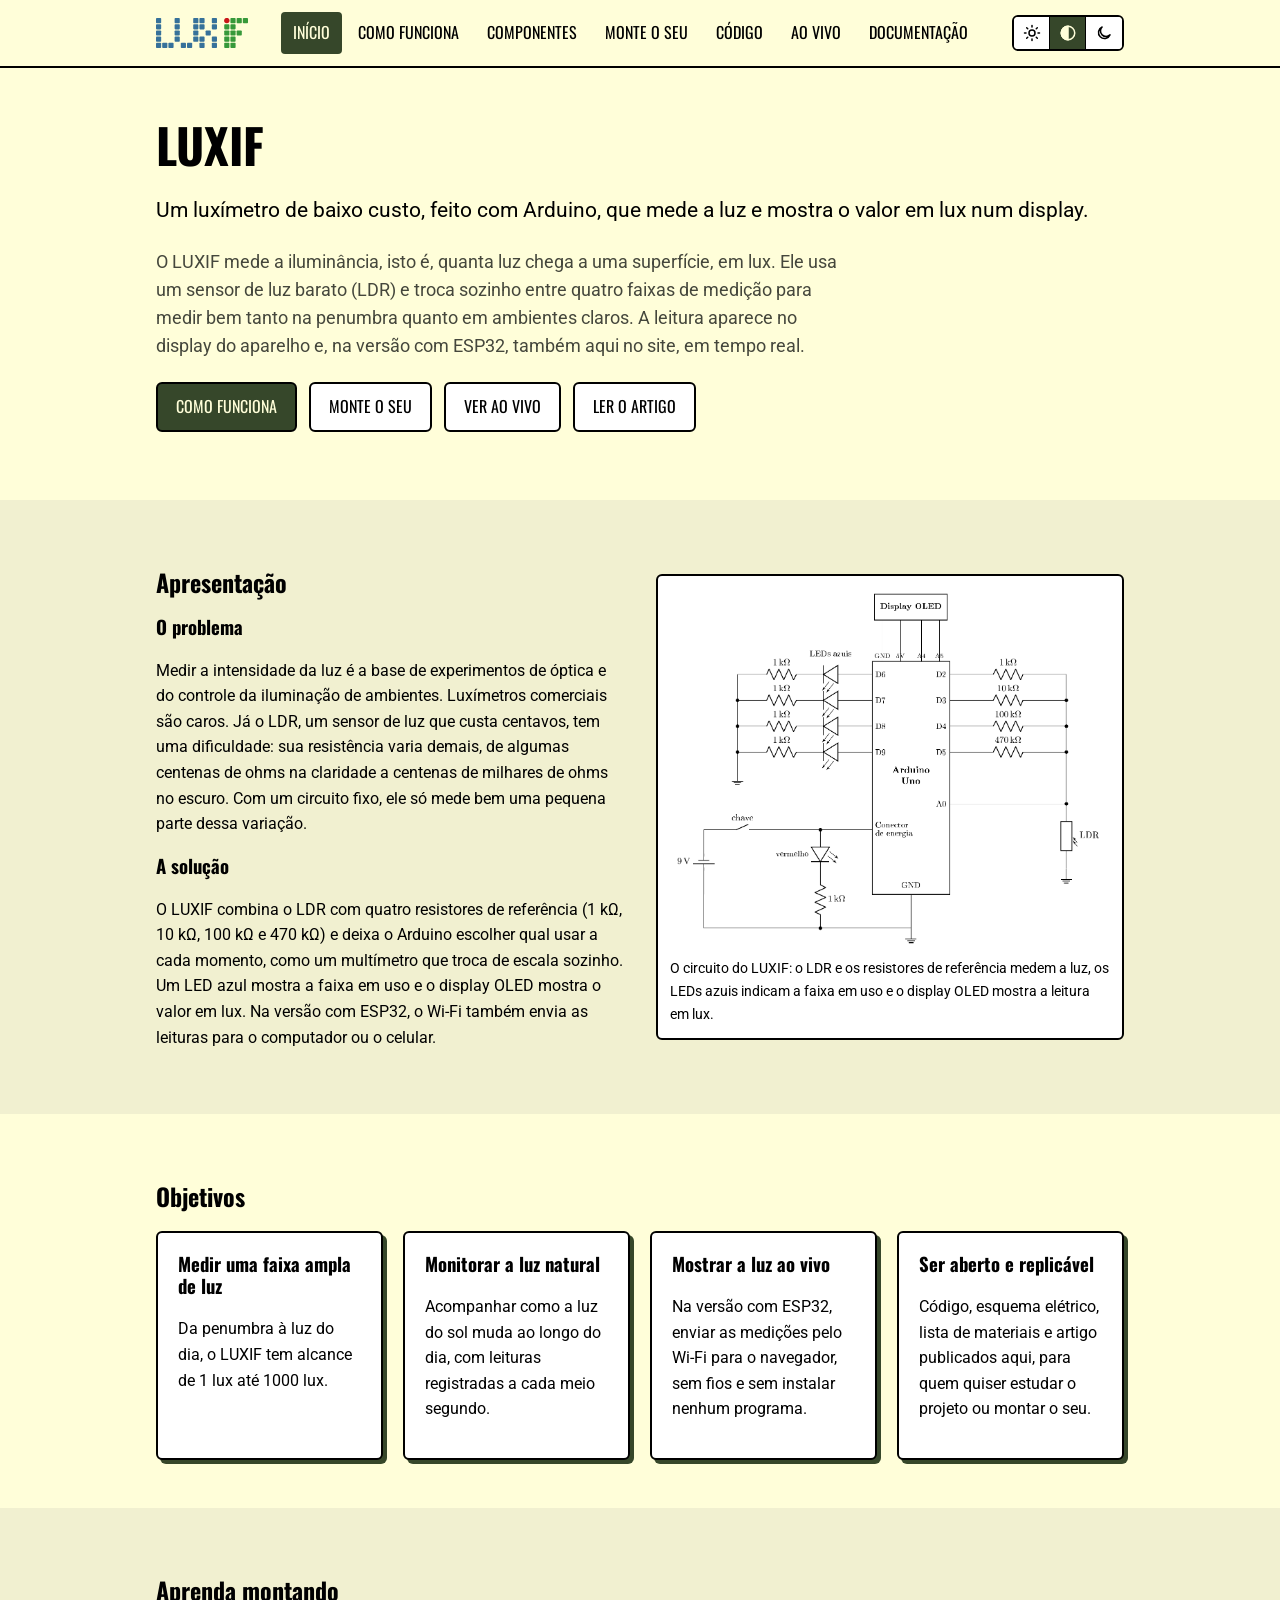
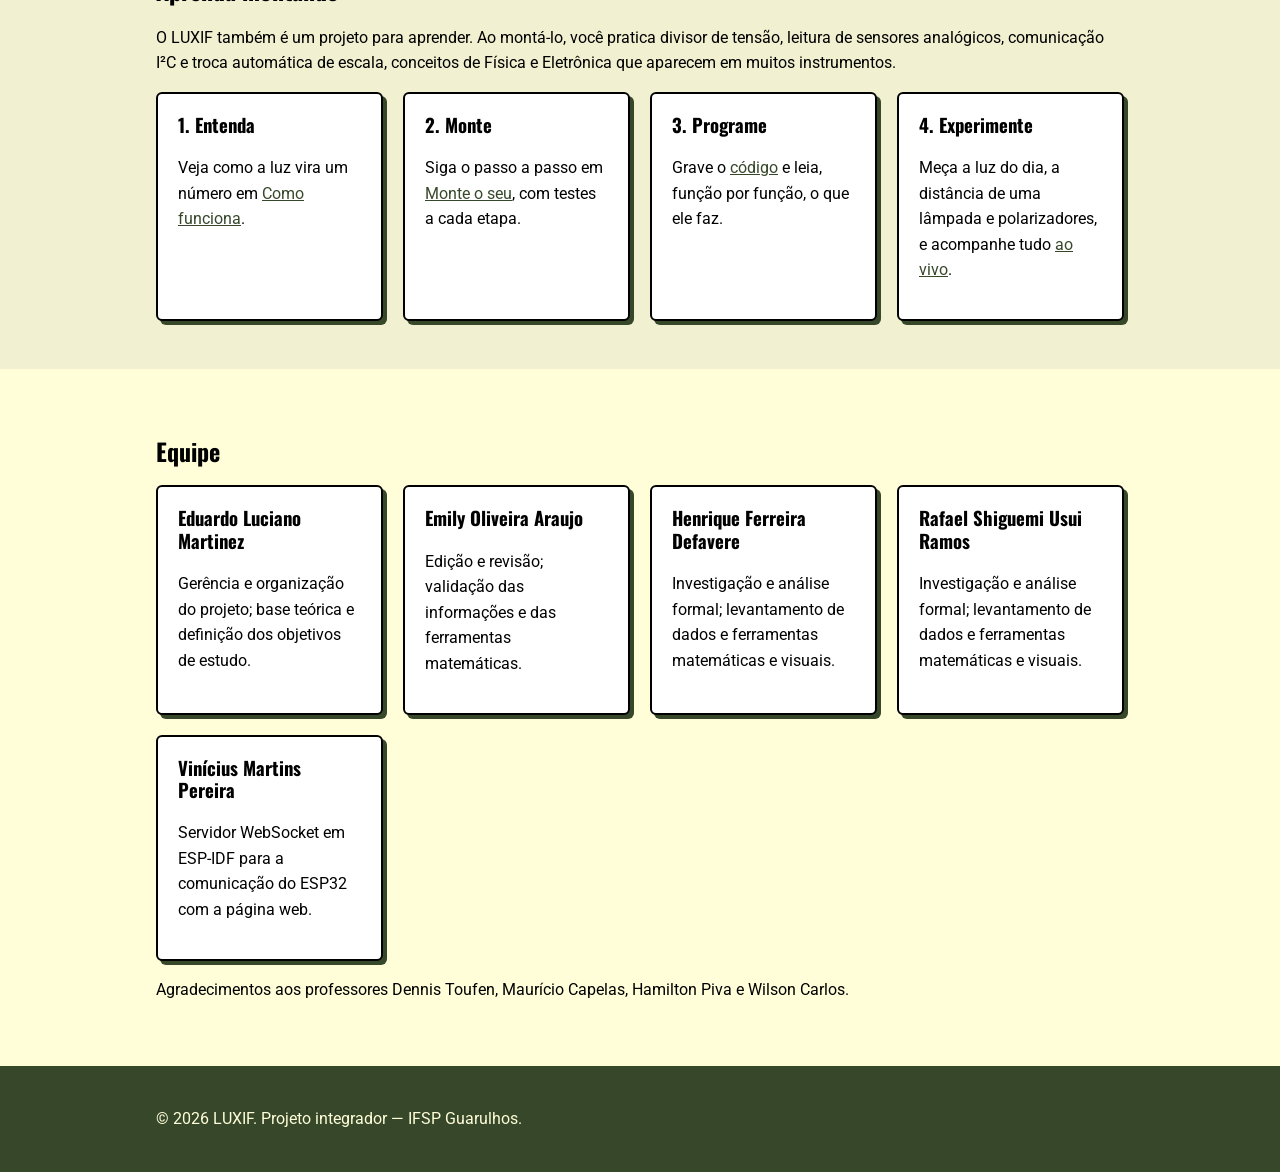
<file: index.html>
<!DOCTYPE html>
<html lang="pt-BR">
<head>
	<meta charset="UTF-8">
	<meta name="viewport" content="width=device-width, initial-scale=1">
	<title>LUXIF — Luxímetro de baixo custo</title>
	<link rel="icon" href="icones/icone.png" type="image/png">
	<link href="https://fonts.googleapis.com/css2?family=Oswald:wght@500;700&amp;family=Roboto:wght@400;700&amp;display=swap" rel="stylesheet">
	<link rel="stylesheet" href="css/style.css">
	<script src="js/tema.js"></script>
</head>
<body>
	<header>
		<div class="container">
			<a href="index.html"><img class="logo" src="imagens/logo.svg" alt="LUXIF — página inicial"></a>
			<nav>
				<ul>
					<li><a href="index.html" aria-current="page">Início</a></li>
					<li><a href="paginas/funcionamento.html">Como funciona</a></li>
					<li><a href="paginas/componentes.html">Componentes</a></li>
					<li><a href="paginas/montagem.html">Monte o seu</a></li>
					<li><a href="paginas/codigo.html">Código</a></li>
					<li><a href="paginas/ao-vivo.html">Ao vivo</a></li>
					<li><a href="paginas/documentacao.html">Documentação</a></li>
				</ul>
			</nav>
			<div class="ferramentas">
				<a class="indicador-luxif" href="paginas/ao-vivo.html" title="Leitura atual do LUXIF" hidden><span>— lx</span></a>
				<div class="seletor-tema" role="group" aria-label="Tema do site">
					<button type="button" data-escolha="claro" aria-pressed="false" aria-label="Tema claro" title="Tema claro"><svg viewBox="0 0 24 24" fill="none" stroke="currentColor" stroke-width="2" stroke-linecap="round" aria-hidden="true"><circle cx="12" cy="12" r="4"/><path d="M12 2v2M12 20v2M4.9 4.9l1.4 1.4M17.7 17.7l1.4 1.4M2 12h2M20 12h2M4.9 19.1l1.4-1.4M17.7 6.3l1.4-1.4"/></svg></button>
					<button type="button" data-escolha="auto" aria-pressed="true" aria-label="Tema automático" title="Automático: segue a luz medida pelo LUXIF"><svg viewBox="0 0 24 24" fill="none" stroke="currentColor" stroke-width="2" aria-hidden="true"><circle cx="12" cy="12" r="9"/><path d="M12 3a9 9 0 0 0 0 18z" fill="currentColor"/></svg></button>
					<button type="button" data-escolha="escuro" aria-pressed="false" aria-label="Tema escuro" title="Tema escuro"><svg viewBox="0 0 24 24" fill="none" stroke="currentColor" stroke-width="2" stroke-linejoin="round" aria-hidden="true"><path d="M20 14.5A8 8 0 1 1 9.5 4a6.5 6.5 0 0 0 10.5 10.5z"/></svg></button>
				</div>
			</div>
		</div>
	</header>

	<main>
		<section class="abertura">
			<div class="container">
				<h1>LUXIF</h1>
				<p class="subtitulo">Um luxímetro de baixo custo, feito com Arduino, que mede a luz e mostra o valor em lux num display.</p>
				<p class="introducao">O LUXIF mede a iluminância, isto é, quanta luz chega a uma superfície, em lux. Ele usa um sensor de luz barato (LDR) e troca sozinho entre quatro faixas de medição para medir bem tanto na penumbra quanto em ambientes claros. A leitura aparece no display do aparelho e, na versão com ESP32, também aqui no site, em tempo real.</p>
				<p>
					<a class="botao" href="paginas/funcionamento.html">Como funciona</a>
					<a class="botao secundario" href="paginas/montagem.html">Monte o seu</a>
					<a class="botao secundario" href="paginas/ao-vivo.html">Ver ao vivo</a>
					<a class="botao secundario" href="paginas/documentacao.html">Ler o artigo</a>
				</p>
			</div>
		</section>

		<section id="apresentacao">
			<div class="container duas-colunas">
				<div>
					<h2>Apresentação</h2>
					<h3>O problema</h3>
					<p>Medir a intensidade da luz é a base de experimentos de óptica e do controle da iluminação de ambientes. Luxímetros comerciais são caros. Já o LDR, um sensor de luz que custa centavos, tem uma dificuldade: sua resistência varia demais, de algumas centenas de ohms na claridade a centenas de milhares de ohms no escuro. Com um circuito fixo, ele só mede bem uma pequena parte dessa variação.</p>
					<h3>A solução</h3>
					<p>O LUXIF combina o LDR com quatro resistores de referência (1 kΩ, 10 kΩ, 100 kΩ e 470 kΩ) e deixa o Arduino escolher qual usar a cada momento, como um multímetro que troca de escala sozinho. Um LED azul mostra a faixa em uso e o display OLED mostra o valor em lux. Na versão com ESP32, o Wi-Fi também envia as leituras para o computador ou o celular.</p>
				</div>
				<figure>
					<img src="imagens/esquema-eletrico.png" alt="Esquema elétrico do LUXIF: Arduino Uno com o LDR, os quatro resistores de referência, os LEDs azuis, o display OLED e a alimentação por bateria de 9 V." width="1271" height="1043">
					<figcaption>O circuito do LUXIF: o LDR e os resistores de referência medem a luz, os LEDs azuis indicam a faixa em uso e o display OLED mostra a leitura em lux.</figcaption>
				</figure>
			</div>
		</section>

		<section id="objetivos">
			<div class="container">
				<h2>Objetivos</h2>
				<div class="grade">
					<article class="cartao">
						<h3>Medir uma faixa ampla de luz</h3>
						<p>Da penumbra à luz do dia, o LUXIF tem alcance de 1 lux até 1000 lux.</p>
					</article>
					<article class="cartao">
						<h3>Monitorar a luz natural</h3>
						<p>Acompanhar como a luz do sol muda ao longo do dia, com leituras registradas a cada meio segundo.</p>
					</article>
					<article class="cartao">
						<h3>Mostrar a luz ao vivo</h3>
						<p>Na versão com ESP32, enviar as medições pelo Wi-Fi para o navegador, sem fios e sem instalar nenhum programa.</p>
					</article>
					<article class="cartao">
						<h3>Ser aberto e replicável</h3>
						<p>Código, esquema elétrico, lista de materiais e artigo publicados aqui, para quem quiser estudar o projeto ou montar o seu.</p>
					</article>
				</div>
			</div>
		</section>

		<section id="aprenda">
			<div class="container">
				<h2>Aprenda montando</h2>
				<p>O LUXIF também é um projeto para aprender. Ao montá-lo, você pratica divisor de tensão, leitura de sensores analógicos, comunicação I²C e troca automática de escala, conceitos de Física e Eletrônica que aparecem em muitos instrumentos.</p>
				<div class="grade">
					<article class="cartao">
						<h3>1. Entenda</h3>
						<p>Veja como a luz vira um número em <a href="paginas/funcionamento.html">Como funciona</a>.</p>
					</article>
					<article class="cartao">
						<h3>2. Monte</h3>
						<p>Siga o passo a passo em <a href="paginas/montagem.html">Monte o seu</a>, com testes a cada etapa.</p>
					</article>
					<article class="cartao">
						<h3>3. Programe</h3>
						<p>Grave o <a href="paginas/codigo.html">código</a> e leia, função por função, o que ele faz.</p>
					</article>
					<article class="cartao">
						<h3>4. Experimente</h3>
						<p>Meça a luz do dia, a distância de uma lâmpada e polarizadores, e acompanhe tudo <a href="paginas/ao-vivo.html">ao vivo</a>.</p>
					</article>
				</div>
			</div>
		</section>

		<section id="equipe">
			<div class="container">
				<h2>Equipe</h2>
				<div class="grade">
					<article class="cartao">
						<h3>Eduardo Luciano Martinez</h3>
						<p>Gerência e organização do projeto; base teórica e definição dos objetivos de estudo.</p>
					</article>
					<article class="cartao">
						<h3>Emily Oliveira Araujo</h3>
						<p>Edição e revisão; validação das informações e das ferramentas matemáticas.</p>
					</article>
					<article class="cartao">
						<h3>Henrique Ferreira Defavere</h3>
						<p>Investigação e análise formal; levantamento de dados e ferramentas matemáticas e visuais.</p>
					</article>
					<article class="cartao">
						<h3>Rafael Shiguemi Usui Ramos</h3>
						<p>Investigação e análise formal; levantamento de dados e ferramentas matemáticas e visuais.</p>
					</article>
					<article class="cartao">
						<h3>Vinícius Martins Pereira</h3>
						<p>Servidor WebSocket em ESP-IDF para a comunicação do ESP32 com a página web.</p>
					</article>
				</div>
				<p>Agradecimentos aos professores Dennis Toufen, Maurício Capelas, Hamilton Piva e Wilson Carlos.</p>
			</div>
		</section>
	</main>

	<footer>
		<div class="container">
			<p>&copy; 2026 LUXIF. Projeto integrador — IFSP Guarulhos.</p>
		</div>
	</footer>

	<script src="js/luxif.js"></script>
</body>
</html>
</file>
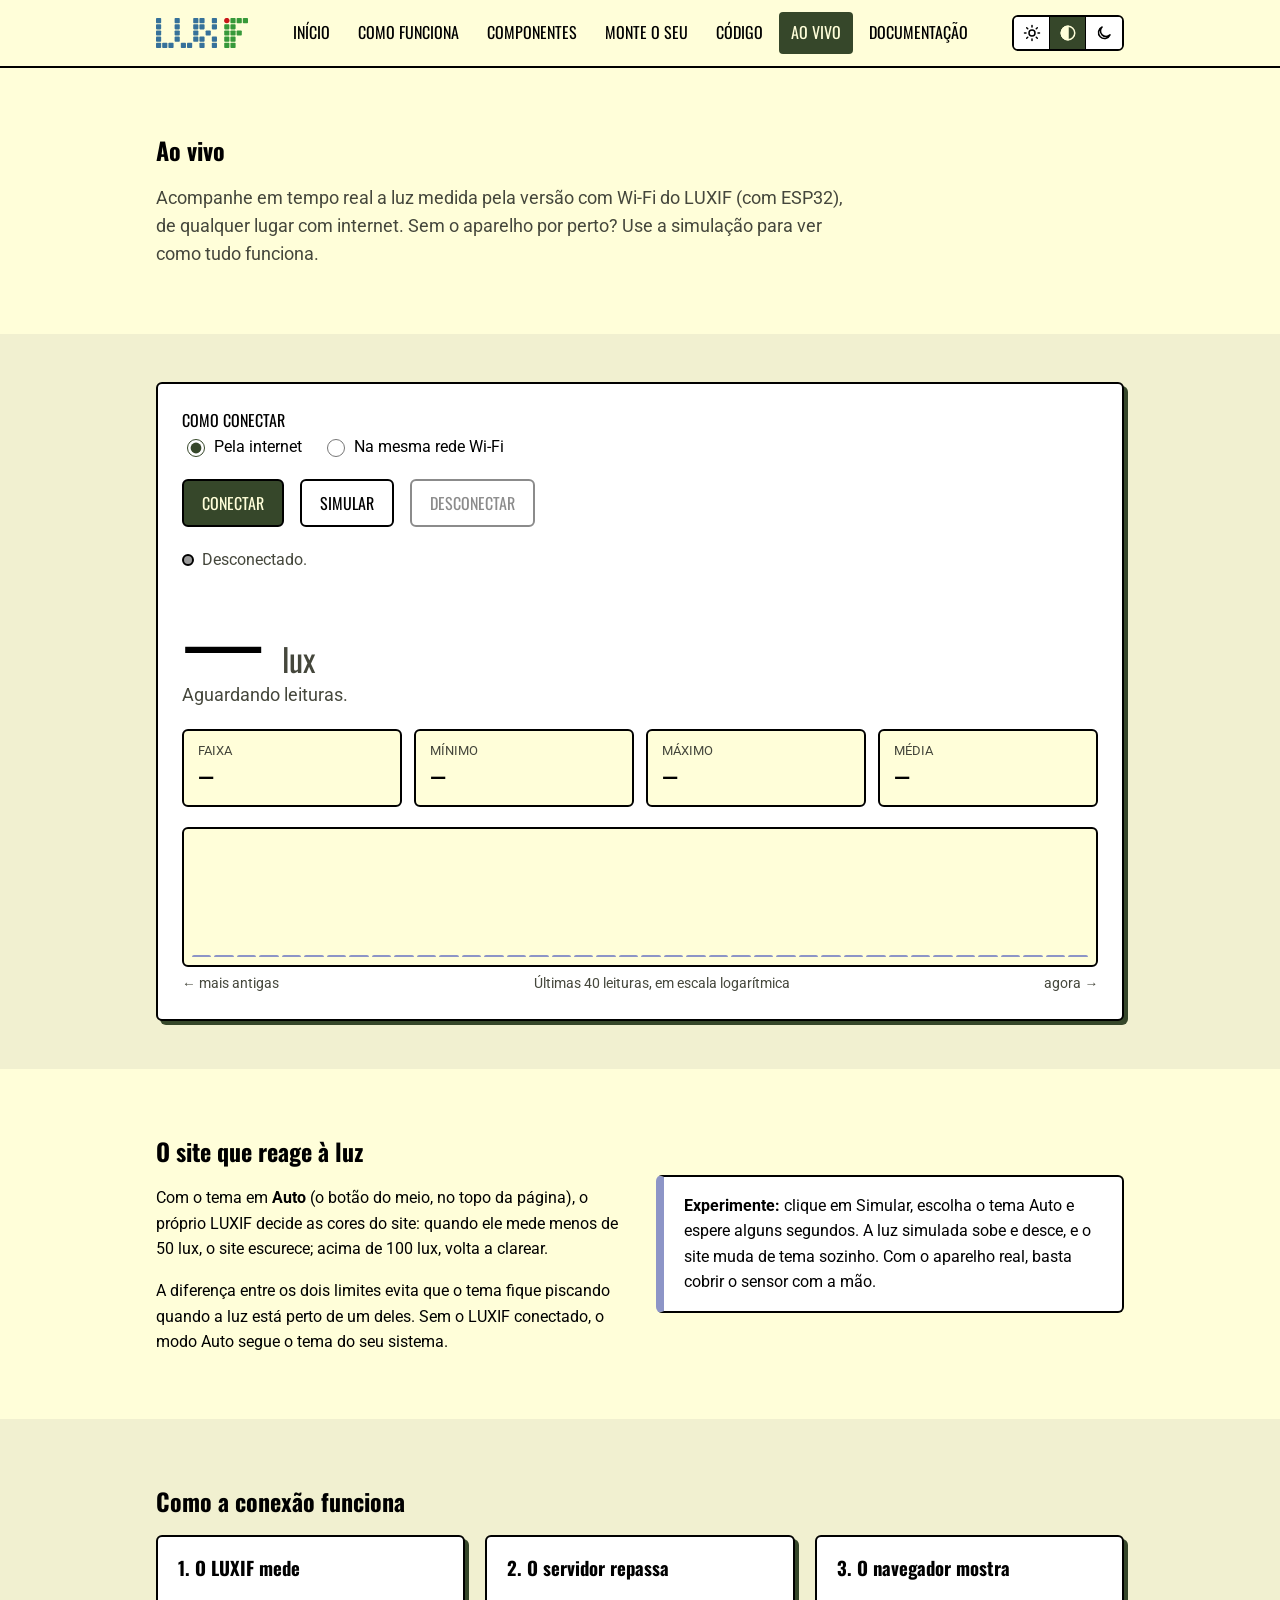
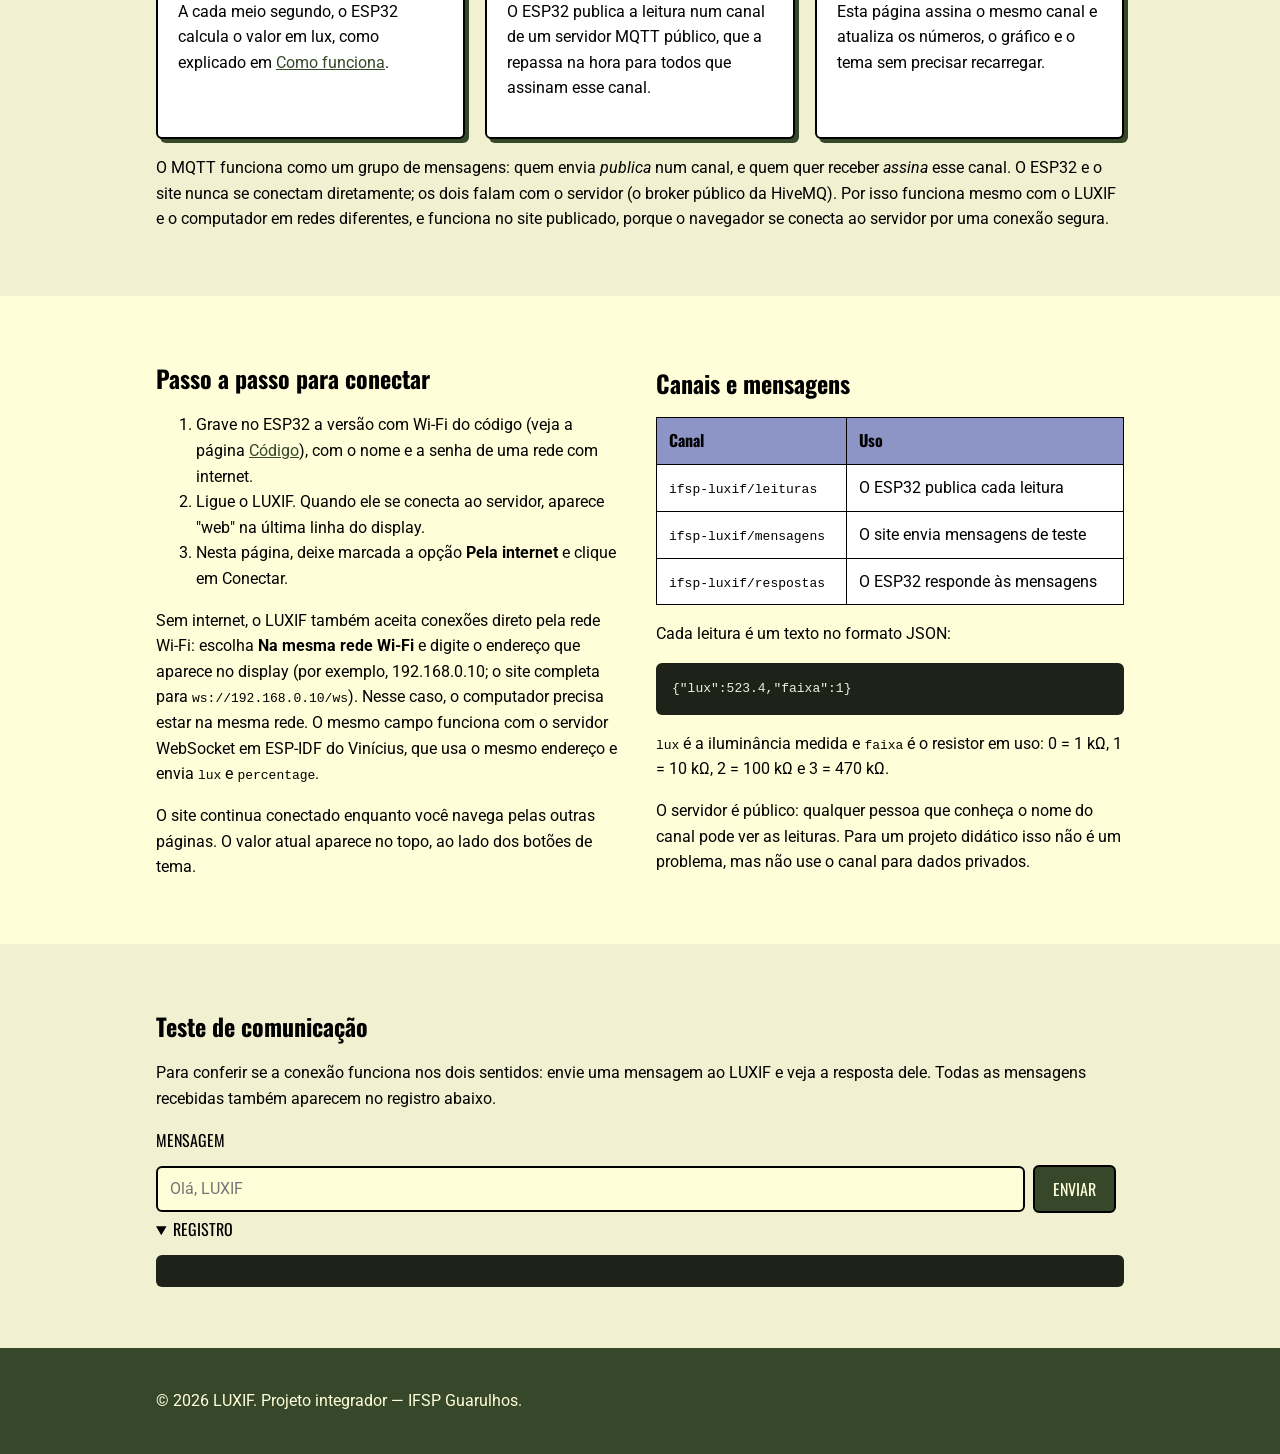
<file: paginas/ao-vivo.html>
<!DOCTYPE html>
<html lang="pt-BR">
<head>
	<meta charset="UTF-8">
	<meta name="viewport" content="width=device-width, initial-scale=1">
	<title>Ao vivo — LUXIF</title>
	<link rel="icon" href="../icones/icone.png" type="image/png">
	<link href="https://fonts.googleapis.com/css2?family=Oswald:wght@500;700&amp;family=Roboto:wght@400;700&amp;display=swap" rel="stylesheet">
	<link rel="stylesheet" href="../css/style.css">
	<script src="../js/tema.js"></script>
</head>
<body>
	<header>
		<div class="container">
			<a href="../index.html"><img class="logo" src="../imagens/logo.svg" alt="LUXIF — página inicial"></a>
			<nav>
				<ul>
					<li><a href="../index.html">Início</a></li>
					<li><a href="funcionamento.html">Como funciona</a></li>
					<li><a href="componentes.html">Componentes</a></li>
					<li><a href="montagem.html">Monte o seu</a></li>
					<li><a href="codigo.html">Código</a></li>
					<li><a href="ao-vivo.html" aria-current="page">Ao vivo</a></li>
					<li><a href="documentacao.html">Documentação</a></li>
				</ul>
			</nav>
			<div class="ferramentas">
				<a class="indicador-luxif" href="ao-vivo.html" title="Leitura atual do LUXIF" hidden><span>— lx</span></a>
				<div class="seletor-tema" role="group" aria-label="Tema do site">
					<button type="button" data-escolha="claro" aria-pressed="false" aria-label="Tema claro" title="Tema claro"><svg viewBox="0 0 24 24" fill="none" stroke="currentColor" stroke-width="2" stroke-linecap="round" aria-hidden="true"><circle cx="12" cy="12" r="4"/><path d="M12 2v2M12 20v2M4.9 4.9l1.4 1.4M17.7 17.7l1.4 1.4M2 12h2M20 12h2M4.9 19.1l1.4-1.4M17.7 6.3l1.4-1.4"/></svg></button>
					<button type="button" data-escolha="auto" aria-pressed="true" aria-label="Tema automático" title="Automático: segue a luz medida pelo LUXIF"><svg viewBox="0 0 24 24" fill="none" stroke="currentColor" stroke-width="2" aria-hidden="true"><circle cx="12" cy="12" r="9"/><path d="M12 3a9 9 0 0 0 0 18z" fill="currentColor"/></svg></button>
					<button type="button" data-escolha="escuro" aria-pressed="false" aria-label="Tema escuro" title="Tema escuro"><svg viewBox="0 0 24 24" fill="none" stroke="currentColor" stroke-width="2" stroke-linejoin="round" aria-hidden="true"><path d="M20 14.5A8 8 0 1 1 9.5 4a6.5 6.5 0 0 0 10.5 10.5z"/></svg></button>
				</div>
			</div>
		</div>
	</header>

	<main>
		<section>
			<div class="container">
				<h1>Ao vivo</h1>
				<p class="introducao">Acompanhe em tempo real a luz medida pela versão com Wi-Fi do LUXIF (com ESP32), de qualquer lugar com internet. Sem o aparelho por perto? Use a simulação para ver como tudo funciona.</p>
			</div>
		</section>

		<section id="painel">
			<div class="container">
				<div class="painel">
					<form class="conexao" id="formulario-conexao">
						<fieldset class="modos">
							<legend>Como conectar</legend>
							<label><input type="radio" name="modo" value="internet" checked> Pela internet</label>
							<label><input type="radio" name="modo" value="local"> Na mesma rede Wi-Fi</label>
						</fieldset>
						<div class="campo-endereco" id="campo-local" hidden>
							<label for="endereco">Endereço do LUXIF</label>
							<input type="text" id="endereco" placeholder="192.168.0.10" autocomplete="off" spellcheck="false">
						</div>
						<button class="botao" type="submit">Conectar</button>
						<button class="botao secundario" type="button" id="botao-simular">Simular</button>
						<button class="botao secundario" type="button" id="botao-desconectar" disabled>Desconectar</button>
					</form>
					<p class="estado" id="estado" data-estado="desconectado" role="status">Desconectado.</p>

					<div class="aviso" id="aviso-https" hidden>
						<strong>Conexão na mesma rede pelo site publicado:</strong> este site está em um endereço seguro (https), e os navegadores costumam bloquear a conexão direta com o ESP32, que não usa criptografia. Use a opção <strong>Pela internet</strong>, ou <a href="https://github.com/eduardomartinez-profile/luxif/archive/refs/heads/main.zip">baixe o site</a>, descompacte e abra o arquivo <code>paginas/ao-vivo.html</code> direto do computador.
					</div>

					<p class="leitura-principal"><span id="valor-lux">—</span> <small>lux</small></p>
					<p class="nivel-luz" id="nivel-luz">Aguardando leituras.</p>

					<div class="leituras">
						<div><span>Faixa</span><strong id="valor-faixa">—</strong></div>
						<div><span>Mínimo</span><strong id="valor-minimo">—</strong></div>
						<div><span>Máximo</span><strong id="valor-maximo">—</strong></div>
						<div><span>Média</span><strong id="valor-media">—</strong></div>
					</div>

					<div class="historico" id="historico" aria-hidden="true"></div>
					<p class="legenda-historico"><span>← mais antigas</span><span>Últimas 40 leituras, em escala logarítmica</span><span>agora →</span></p>
				</div>
			</div>
		</section>

		<section id="tema-automatico">
			<div class="container duas-colunas">
				<div>
					<h2>O site que reage à luz</h2>
					<p>Com o tema em <strong>Auto</strong> (o botão do meio, no topo da página), o próprio LUXIF decide as cores do site: quando ele mede menos de 50 lux, o site escurece; acima de 100 lux, volta a clarear.</p>
					<p>A diferença entre os dois limites evita que o tema fique piscando quando a luz está perto de um deles. Sem o LUXIF conectado, o modo Auto segue o tema do seu sistema.</p>
				</div>
				<div class="aviso">
					<strong>Experimente:</strong> clique em Simular, escolha o tema Auto e espere alguns segundos. A luz simulada sobe e desce, e o site muda de tema sozinho. Com o aparelho real, basta cobrir o sensor com a mão.
				</div>
			</div>
		</section>

		<section id="como-funciona">
			<div class="container">
				<h2>Como a conexão funciona</h2>
				<div class="grade">
					<article class="cartao">
						<h3>1. O LUXIF mede</h3>
						<p>A cada meio segundo, o ESP32 calcula o valor em lux, como explicado em <a href="funcionamento.html">Como funciona</a>.</p>
					</article>
					<article class="cartao">
						<h3>2. O servidor repassa</h3>
						<p>O ESP32 publica a leitura num canal de um servidor MQTT público, que a repassa na hora para todos que assinam esse canal.</p>
					</article>
					<article class="cartao">
						<h3>3. O navegador mostra</h3>
						<p>Esta página assina o mesmo canal e atualiza os números, o gráfico e o tema sem precisar recarregar.</p>
					</article>
				</div>
				<p>O MQTT funciona como um grupo de mensagens: quem envia <em>publica</em> num canal, e quem quer receber <em>assina</em> esse canal. O ESP32 e o site nunca se conectam diretamente; os dois falam com o servidor (o broker público da HiveMQ). Por isso funciona mesmo com o LUXIF e o computador em redes diferentes, e funciona no site publicado, porque o navegador se conecta ao servidor por uma conexão segura.</p>
			</div>
		</section>

		<section id="conectar">
			<div class="container duas-colunas">
				<div>
					<h2>Passo a passo para conectar</h2>
					<ol>
						<li>Grave no ESP32 a versão com Wi-Fi do código (veja a página <a href="codigo.html#versao-wifi">Código</a>), com o nome e a senha de uma rede com internet.</li>
						<li>Ligue o LUXIF. Quando ele se conecta ao servidor, aparece "web" na última linha do display.</li>
						<li>Nesta página, deixe marcada a opção <strong>Pela internet</strong> e clique em Conectar.</li>
					</ol>
					<p>Sem internet, o LUXIF também aceita conexões direto pela rede Wi-Fi: escolha <strong>Na mesma rede Wi-Fi</strong> e digite o endereço que aparece no display (por exemplo, 192.168.0.10; o site completa para <code>ws://192.168.0.10/ws</code>). Nesse caso, o computador precisa estar na mesma rede. O mesmo campo funciona com o servidor WebSocket em ESP-IDF do Vinícius, que usa o mesmo endereço e envia <code>lux</code> e <code>percentage</code>.</p>
					<p>O site continua conectado enquanto você navega pelas outras páginas. O valor atual aparece no topo, ao lado dos botões de tema.</p>
				</div>
				<div>
					<h2>Canais e mensagens</h2>
					<div class="tabela-rolagem">
						<table>
							<thead>
								<tr><th>Canal</th><th>Uso</th></tr>
							</thead>
							<tbody>
								<tr><td><code>ifsp-luxif/leituras</code></td><td>O ESP32 publica cada leitura</td></tr>
								<tr><td><code>ifsp-luxif/mensagens</code></td><td>O site envia mensagens de teste</td></tr>
								<tr><td><code>ifsp-luxif/respostas</code></td><td>O ESP32 responde às mensagens</td></tr>
							</tbody>
						</table>
					</div>
					<p>Cada leitura é um texto no formato JSON:</p>
					<pre><code>{"lux":523.4,"faixa":1}</code></pre>
					<p><code>lux</code> é a iluminância medida e <code>faixa</code> é o resistor em uso: 0 = 1 kΩ, 1 = 10 kΩ, 2 = 100 kΩ e 3 = 470 kΩ.</p>
					<p>O servidor é público: qualquer pessoa que conheça o nome do canal pode ver as leituras. Para um projeto didático isso não é um problema, mas não use o canal para dados privados.</p>
				</div>
			</div>
		</section>

		<section id="teste">
			<div class="container">
				<h2>Teste de comunicação</h2>
				<p>Para conferir se a conexão funciona nos dois sentidos: envie uma mensagem ao LUXIF e veja a resposta dele. Todas as mensagens recebidas também aparecem no registro abaixo.</p>
				<form class="conexao" id="formulario-teste">
					<label for="mensagem">Mensagem</label>
					<input type="text" id="mensagem" placeholder="Olá, LUXIF" autocomplete="off">
					<button class="botao" type="submit">Enviar</button>
				</form>
				<details open>
					<summary>Registro</summary>
					<pre class="registro" id="registro" aria-live="polite"></pre>
				</details>
			</div>
		</section>
	</main>

	<footer>
		<div class="container">
			<p>&copy; 2026 LUXIF. Projeto integrador — IFSP Guarulhos.</p>
		</div>
	</footer>

	<script src="../js/luxif.js"></script>
	<script src="../js/ao-vivo.js"></script>
</body>
</html>
</file>
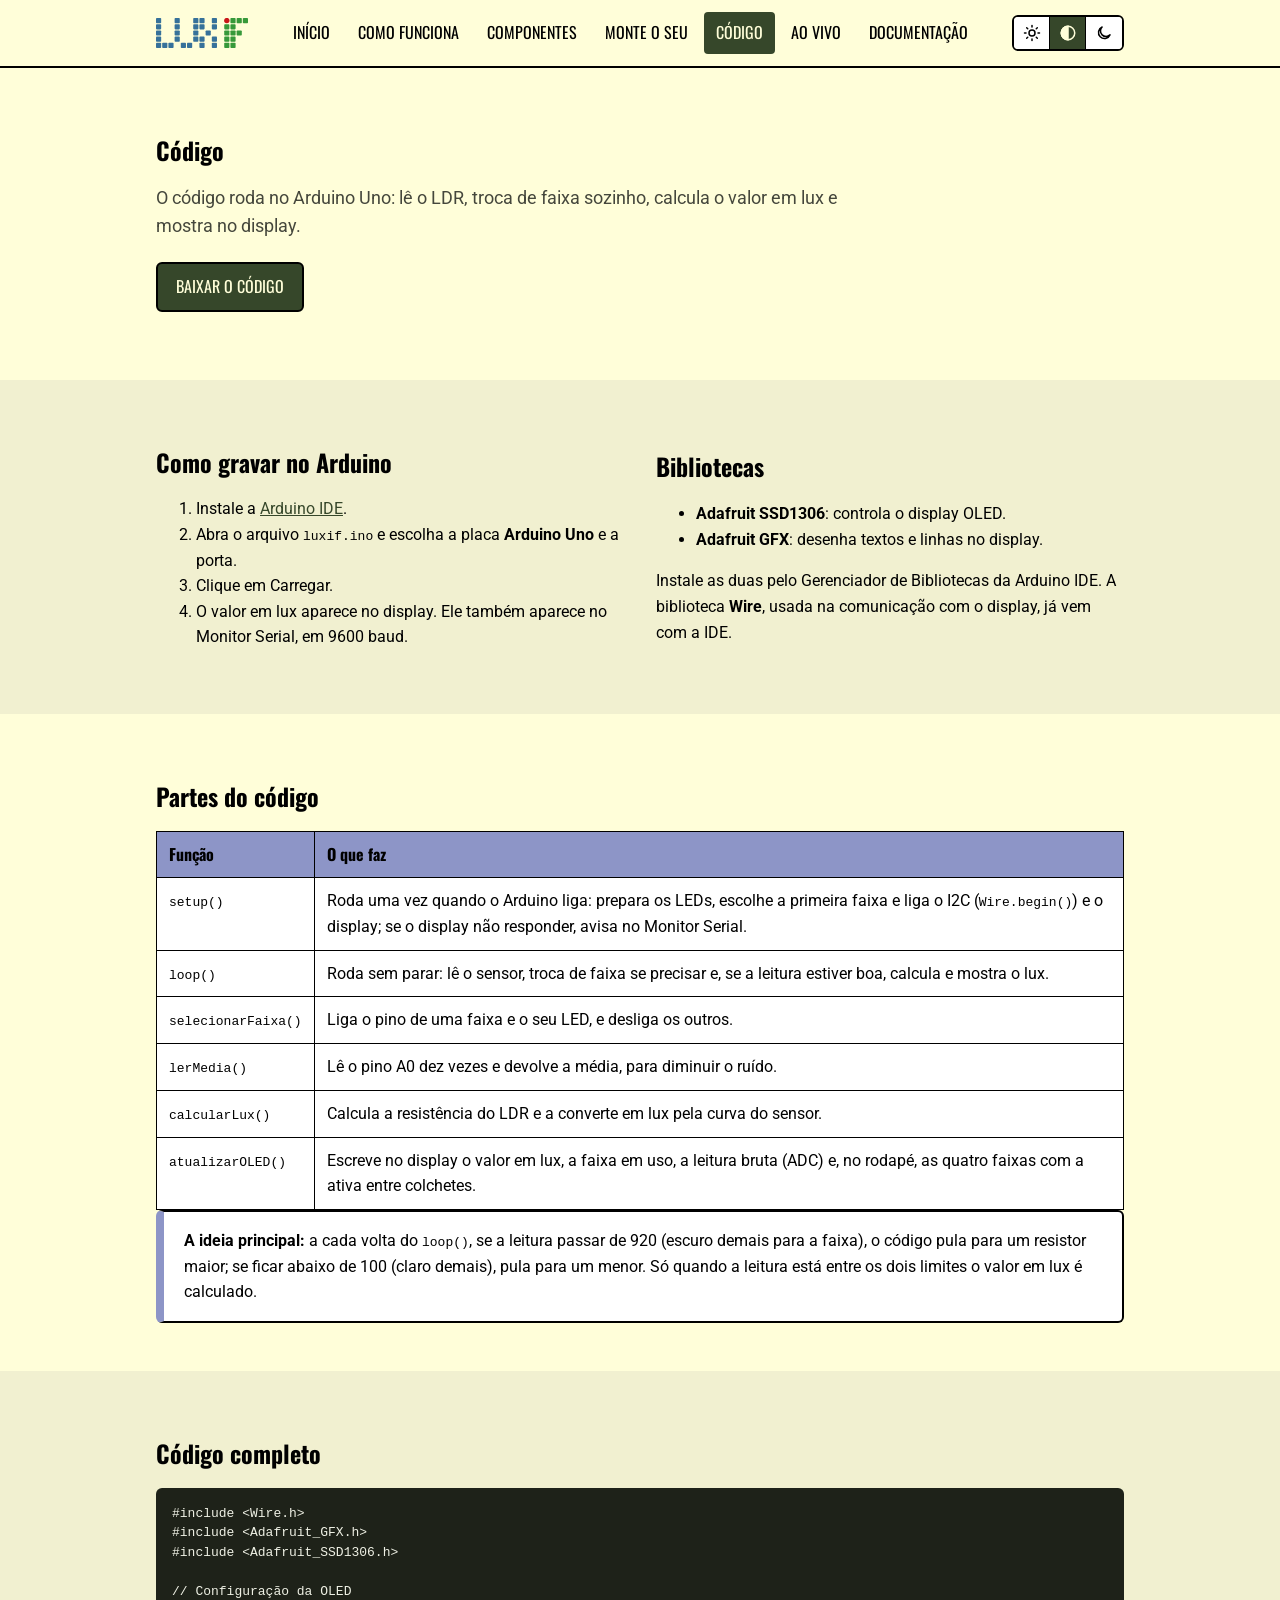
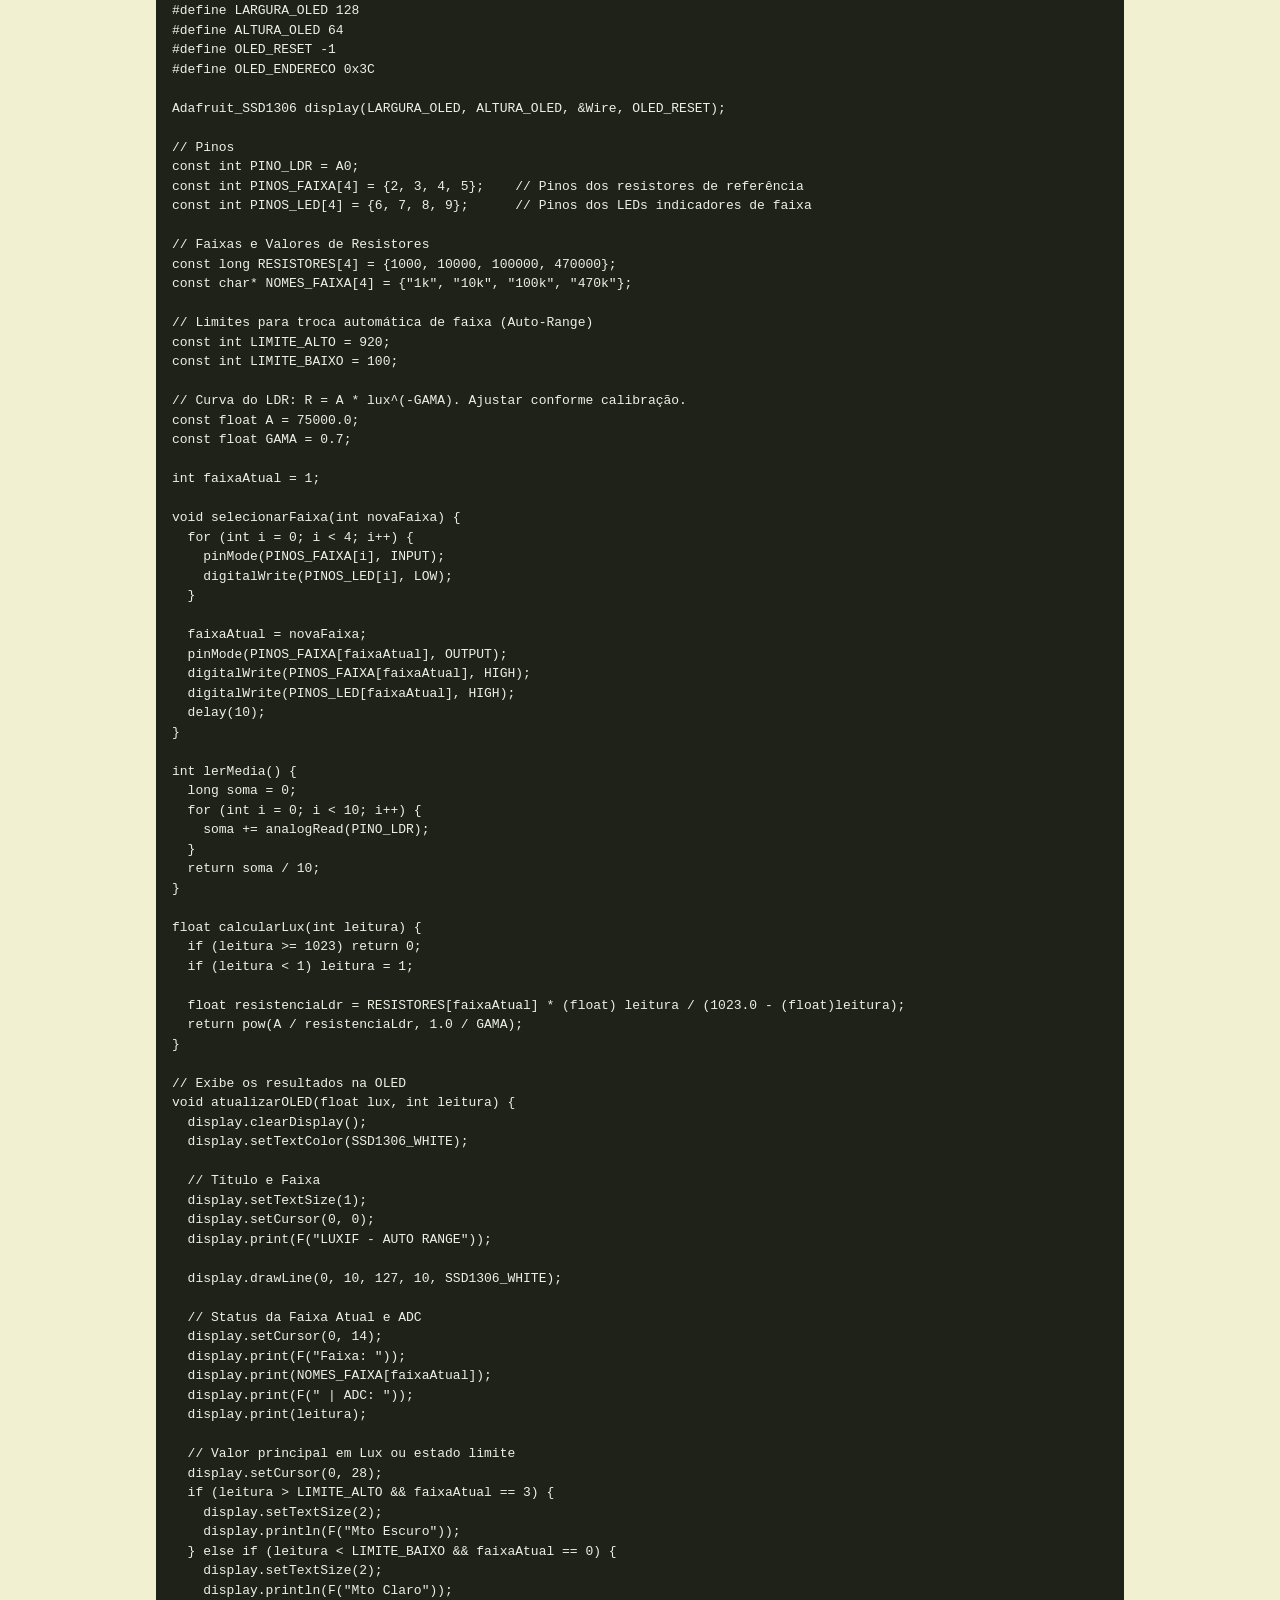
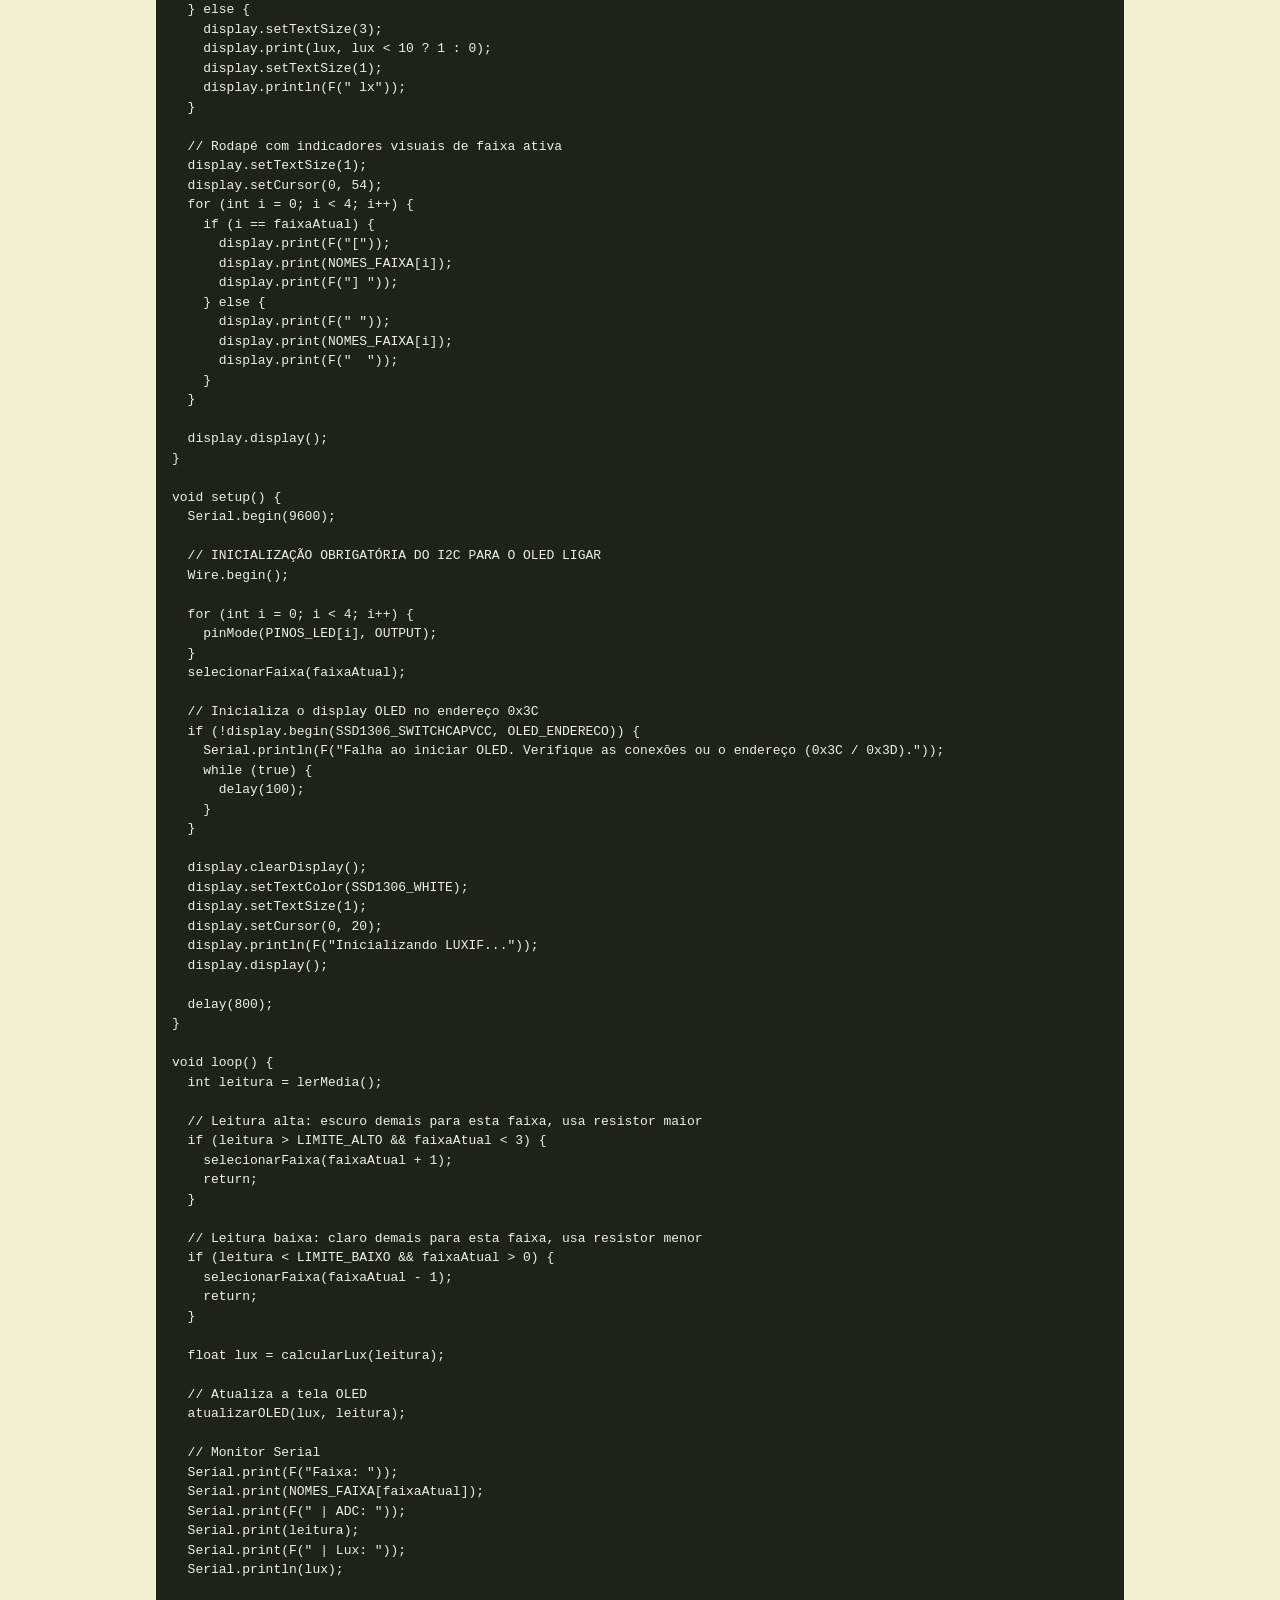
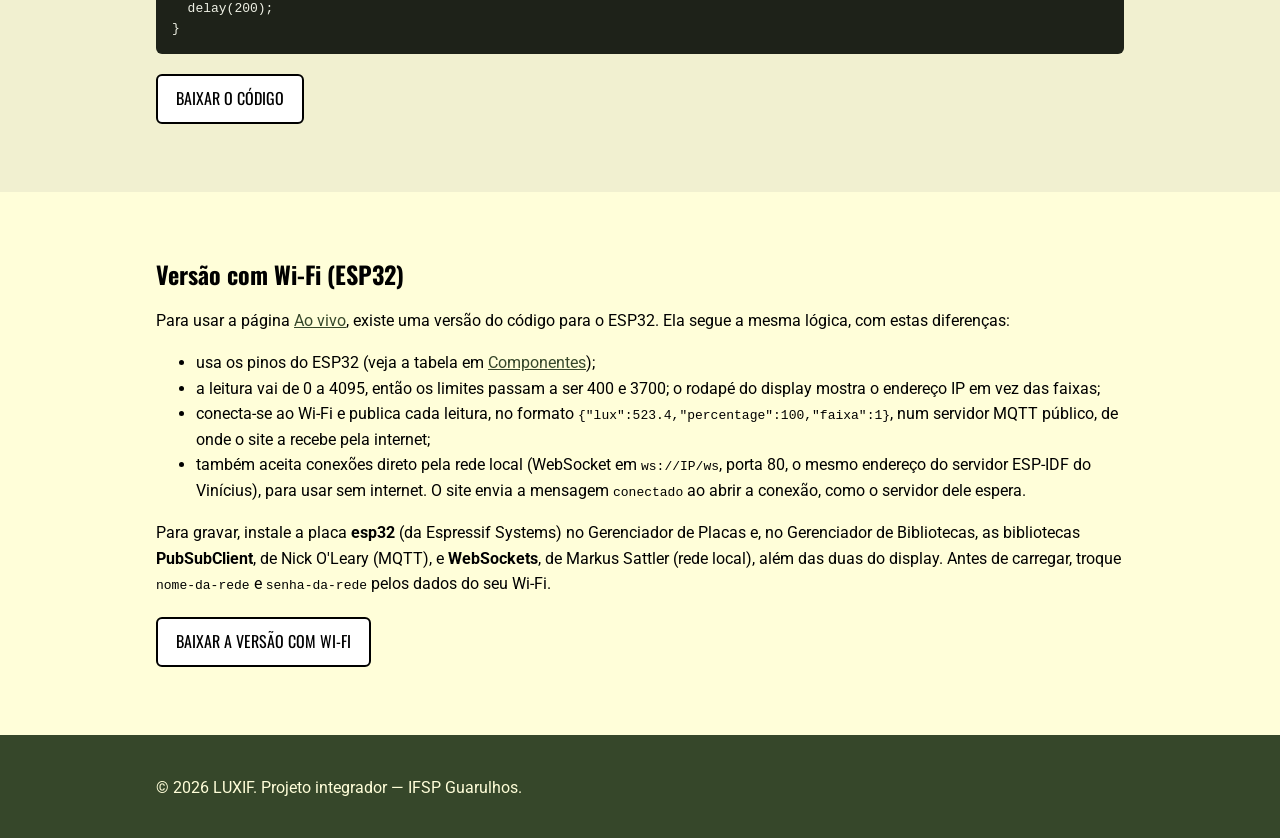
<file: paginas/codigo.html>
<!DOCTYPE html>
<html lang="pt-BR">
<head>
	<meta charset="UTF-8">
	<meta name="viewport" content="width=device-width, initial-scale=1">
	<title>Código — LUXIF</title>
	<link rel="icon" href="../icones/icone.png" type="image/png">
	<link href="https://fonts.googleapis.com/css2?family=Oswald:wght@500;700&amp;family=Roboto:wght@400;700&amp;display=swap" rel="stylesheet">
	<link rel="stylesheet" href="../css/style.css">
	<script src="../js/tema.js"></script>
</head>
<body>
	<header>
		<div class="container">
			<a href="../index.html"><img class="logo" src="../imagens/logo.svg" alt="LUXIF — página inicial"></a>
			<nav>
				<ul>
					<li><a href="../index.html">Início</a></li>
					<li><a href="funcionamento.html">Como funciona</a></li>
					<li><a href="componentes.html">Componentes</a></li>
					<li><a href="montagem.html">Monte o seu</a></li>
					<li><a href="codigo.html" aria-current="page">Código</a></li>
					<li><a href="ao-vivo.html">Ao vivo</a></li>
					<li><a href="documentacao.html">Documentação</a></li>
				</ul>
			</nav>
			<div class="ferramentas">
				<a class="indicador-luxif" href="ao-vivo.html" title="Leitura atual do LUXIF" hidden><span>— lx</span></a>
				<div class="seletor-tema" role="group" aria-label="Tema do site">
					<button type="button" data-escolha="claro" aria-pressed="false" aria-label="Tema claro" title="Tema claro"><svg viewBox="0 0 24 24" fill="none" stroke="currentColor" stroke-width="2" stroke-linecap="round" aria-hidden="true"><circle cx="12" cy="12" r="4"/><path d="M12 2v2M12 20v2M4.9 4.9l1.4 1.4M17.7 17.7l1.4 1.4M2 12h2M20 12h2M4.9 19.1l1.4-1.4M17.7 6.3l1.4-1.4"/></svg></button>
					<button type="button" data-escolha="auto" aria-pressed="true" aria-label="Tema automático" title="Automático: segue a luz medida pelo LUXIF"><svg viewBox="0 0 24 24" fill="none" stroke="currentColor" stroke-width="2" aria-hidden="true"><circle cx="12" cy="12" r="9"/><path d="M12 3a9 9 0 0 0 0 18z" fill="currentColor"/></svg></button>
					<button type="button" data-escolha="escuro" aria-pressed="false" aria-label="Tema escuro" title="Tema escuro"><svg viewBox="0 0 24 24" fill="none" stroke="currentColor" stroke-width="2" stroke-linejoin="round" aria-hidden="true"><path d="M20 14.5A8 8 0 1 1 9.5 4a6.5 6.5 0 0 0 10.5 10.5z"/></svg></button>
				</div>
			</div>
		</div>
	</header>

	<main>
		<section>
			<div class="container">
				<h1>Código</h1>
				<p class="introducao">O código roda no Arduino Uno: lê o LDR, troca de faixa sozinho, calcula o valor em lux e mostra no display.</p>
				<p><a class="botao" href="../sketche/luxif/luxif.ino" download>Baixar o código</a></p>
			</div>
		</section>

		<section id="como-gravar">
			<div class="container duas-colunas">
				<div>
					<h2>Como gravar no Arduino</h2>
					<ol>
						<li>Instale a <a href="https://www.arduino.cc/en/software" target="_blank" rel="noopener">Arduino IDE</a>.</li>
						<li>Abra o arquivo <code>luxif.ino</code> e escolha a placa <strong>Arduino Uno</strong> e a porta.</li>
						<li>Clique em Carregar.</li>
						<li>O valor em lux aparece no display. Ele também aparece no Monitor Serial, em 9600 baud.</li>
					</ol>
				</div>
				<div>
					<h2>Bibliotecas</h2>
					<ul>
						<li><strong>Adafruit SSD1306</strong>: controla o display OLED.</li>
						<li><strong>Adafruit GFX</strong>: desenha textos e linhas no display.</li>
					</ul>
					<p>Instale as duas pelo Gerenciador de Bibliotecas da Arduino IDE. A biblioteca <strong>Wire</strong>, usada na comunicação com o display, já vem com a IDE.</p>
				</div>
			</div>
		</section>

		<section id="partes">
			<div class="container">
				<h2>Partes do código</h2>
				<div class="tabela-rolagem">
					<table>
						<thead>
							<tr><th>Função</th><th>O que faz</th></tr>
						</thead>
						<tbody>
							<tr><td><code>setup()</code></td><td>Roda uma vez quando o Arduino liga: prepara os LEDs, escolhe a primeira faixa e liga o I2C (<code>Wire.begin()</code>) e o display; se o display não responder, avisa no Monitor Serial.</td></tr>
							<tr><td><code>loop()</code></td><td>Roda sem parar: lê o sensor, troca de faixa se precisar e, se a leitura estiver boa, calcula e mostra o lux.</td></tr>
							<tr><td><code>selecionarFaixa()</code></td><td>Liga o pino de uma faixa e o seu LED, e desliga os outros.</td></tr>
							<tr><td><code>lerMedia()</code></td><td>Lê o pino A0 dez vezes e devolve a média, para diminuir o ruído.</td></tr>
							<tr><td><code>calcularLux()</code></td><td>Calcula a resistência do LDR e a converte em lux pela curva do sensor.</td></tr>
							<tr><td><code>atualizarOLED()</code></td><td>Escreve no display o valor em lux, a faixa em uso, a leitura bruta (ADC) e, no rodapé, as quatro faixas com a ativa entre colchetes.</td></tr>
						</tbody>
					</table>
				</div>
				<div class="aviso">
					<strong>A ideia principal:</strong> a cada volta do <code>loop()</code>, se a leitura passar de 920 (escuro demais para a faixa), o código pula para um resistor maior; se ficar abaixo de 100 (claro demais), pula para um menor. Só quando a leitura está entre os dois limites o valor em lux é calculado.
				</div>
			</div>
		</section>

		<section id="codigo-completo">
			<div class="container">
				<h2>Código completo</h2>
				<pre><code>#include &lt;Wire.h&gt;
#include &lt;Adafruit_GFX.h&gt;
#include &lt;Adafruit_SSD1306.h&gt;

// Configuração da OLED
#define LARGURA_OLED 128
#define ALTURA_OLED 64
#define OLED_RESET -1
#define OLED_ENDERECO 0x3C

Adafruit_SSD1306 display(LARGURA_OLED, ALTURA_OLED, &amp;Wire, OLED_RESET);

// Pinos
const int PINO_LDR = A0;
const int PINOS_FAIXA[4] = {2, 3, 4, 5};    // Pinos dos resistores de referência
const int PINOS_LED[4] = {6, 7, 8, 9};      // Pinos dos LEDs indicadores de faixa

// Faixas e Valores de Resistores
const long RESISTORES[4] = {1000, 10000, 100000, 470000};
const char* NOMES_FAIXA[4] = {"1k", "10k", "100k", "470k"};

// Limites para troca automática de faixa (Auto-Range)
const int LIMITE_ALTO = 920;
const int LIMITE_BAIXO = 100;

// Curva do LDR: R = A * lux^(-GAMA). Ajustar conforme calibração.
const float A = 75000.0;
const float GAMA = 0.7;

int faixaAtual = 1;

void selecionarFaixa(int novaFaixa) {
  for (int i = 0; i &lt; 4; i++) {
    pinMode(PINOS_FAIXA[i], INPUT);
    digitalWrite(PINOS_LED[i], LOW);
  }

  faixaAtual = novaFaixa;
  pinMode(PINOS_FAIXA[faixaAtual], OUTPUT);
  digitalWrite(PINOS_FAIXA[faixaAtual], HIGH);
  digitalWrite(PINOS_LED[faixaAtual], HIGH);
  delay(10);
}

int lerMedia() {
  long soma = 0;
  for (int i = 0; i &lt; 10; i++) {
    soma += analogRead(PINO_LDR);
  }
  return soma / 10;
}

float calcularLux(int leitura) {
  if (leitura &gt;= 1023) return 0;
  if (leitura &lt; 1) leitura = 1;

  float resistenciaLdr = RESISTORES[faixaAtual] * (float) leitura / (1023.0 - (float)leitura);
  return pow(A / resistenciaLdr, 1.0 / GAMA);
}

// Exibe os resultados na OLED
void atualizarOLED(float lux, int leitura) {
  display.clearDisplay();
  display.setTextColor(SSD1306_WHITE);

  // Título e Faixa
  display.setTextSize(1);
  display.setCursor(0, 0);
  display.print(F("LUXIF - AUTO RANGE"));

  display.drawLine(0, 10, 127, 10, SSD1306_WHITE);

  // Status da Faixa Atual e ADC
  display.setCursor(0, 14);
  display.print(F("Faixa: "));
  display.print(NOMES_FAIXA[faixaAtual]);
  display.print(F(" | ADC: "));
  display.print(leitura);

  // Valor principal em Lux ou estado limite
  display.setCursor(0, 28);
  if (leitura &gt; LIMITE_ALTO &amp;&amp; faixaAtual == 3) {
    display.setTextSize(2);
    display.println(F("Mto Escuro"));
  } else if (leitura &lt; LIMITE_BAIXO &amp;&amp; faixaAtual == 0) {
    display.setTextSize(2);
    display.println(F("Mto Claro"));
  } else {
    display.setTextSize(3);
    display.print(lux, lux &lt; 10 ? 1 : 0);
    display.setTextSize(1);
    display.println(F(" lx"));
  }

  // Rodapé com indicadores visuais de faixa ativa
  display.setTextSize(1);
  display.setCursor(0, 54);
  for (int i = 0; i &lt; 4; i++) {
    if (i == faixaAtual) {
      display.print(F("["));
      display.print(NOMES_FAIXA[i]);
      display.print(F("] "));
    } else {
      display.print(F(" "));
      display.print(NOMES_FAIXA[i]);
      display.print(F("  "));
    }
  }

  display.display();
}

void setup() {
  Serial.begin(9600);
  
  // INICIALIZAÇÃO OBRIGATÓRIA DO I2C PARA O OLED LIGAR
  Wire.begin();

  for (int i = 0; i &lt; 4; i++) {
    pinMode(PINOS_LED[i], OUTPUT);
  }
  selecionarFaixa(faixaAtual);

  // Inicializa o display OLED no endereço 0x3C
  if (!display.begin(SSD1306_SWITCHCAPVCC, OLED_ENDERECO)) {
    Serial.println(F("Falha ao iniciar OLED. Verifique as conexões ou o endereço (0x3C / 0x3D)."));
    while (true) {
      delay(100);
    }
  }

  display.clearDisplay();
  display.setTextColor(SSD1306_WHITE);
  display.setTextSize(1);
  display.setCursor(0, 20);
  display.println(F("Inicializando LUXIF..."));
  display.display();

  delay(800);
}

void loop() {
  int leitura = lerMedia();

  // Leitura alta: escuro demais para esta faixa, usa resistor maior
  if (leitura &gt; LIMITE_ALTO &amp;&amp; faixaAtual &lt; 3) {
    selecionarFaixa(faixaAtual + 1);
    return;
  }

  // Leitura baixa: claro demais para esta faixa, usa resistor menor
  if (leitura &lt; LIMITE_BAIXO &amp;&amp; faixaAtual &gt; 0) {
    selecionarFaixa(faixaAtual - 1);
    return;
  }

  float lux = calcularLux(leitura);

  // Atualiza a tela OLED
  atualizarOLED(lux, leitura);

  // Monitor Serial
  Serial.print(F("Faixa: "));
  Serial.print(NOMES_FAIXA[faixaAtual]);
  Serial.print(F(" | ADC: "));
  Serial.print(leitura);
  Serial.print(F(" | Lux: "));
  Serial.println(lux);

  delay(200);
}</code></pre>
				<p><a class="botao secundario" href="../sketche/luxif/luxif.ino" download>Baixar o código</a></p>
			</div>
		</section>

		<section id="versao-wifi">
			<div class="container">
				<h2>Versão com Wi-Fi (ESP32)</h2>
				<p>Para usar a página <a href="ao-vivo.html">Ao vivo</a>, existe uma versão do código para o ESP32. Ela segue a mesma lógica, com estas diferenças:</p>
				<ul>
					<li>usa os pinos do ESP32 (veja a tabela em <a href="componentes.html#versao-wifi">Componentes</a>);</li>
					<li>a leitura vai de 0 a 4095, então os limites passam a ser 400 e 3700; o rodapé do display mostra o endereço IP em vez das faixas;</li>
					<li>conecta-se ao Wi-Fi e publica cada leitura, no formato <code>{"lux":523.4,"percentage":100,"faixa":1}</code>, num servidor MQTT público, de onde o site a recebe pela internet;</li>
					<li>também aceita conexões direto pela rede local (WebSocket em <code>ws://IP/ws</code>, porta 80, o mesmo endereço do servidor ESP-IDF do Vinícius), para usar sem internet. O site envia a mensagem <code>conectado</code> ao abrir a conexão, como o servidor dele espera.</li>
				</ul>
				<p>Para gravar, instale a placa <strong>esp32</strong> (da Espressif Systems) no Gerenciador de Placas e, no Gerenciador de Bibliotecas, as bibliotecas <strong>PubSubClient</strong>, de Nick O'Leary (MQTT), e <strong>WebSockets</strong>, de Markus Sattler (rede local), além das duas do display. Antes de carregar, troque <code>nome-da-rede</code> e <code>senha-da-rede</code> pelos dados do seu Wi-Fi.</p>
				<p><a class="botao secundario" href="../sketche/luxif_wifi/luxif_wifi.ino" download>Baixar a versão com Wi-Fi</a></p>
			</div>
		</section>
	</main>

	<footer>
		<div class="container">
			<p>&copy; 2026 LUXIF. Projeto integrador — IFSP Guarulhos.</p>
		</div>
	</footer>

	<script src="../js/luxif.js"></script>
</body>
</html>
</file>
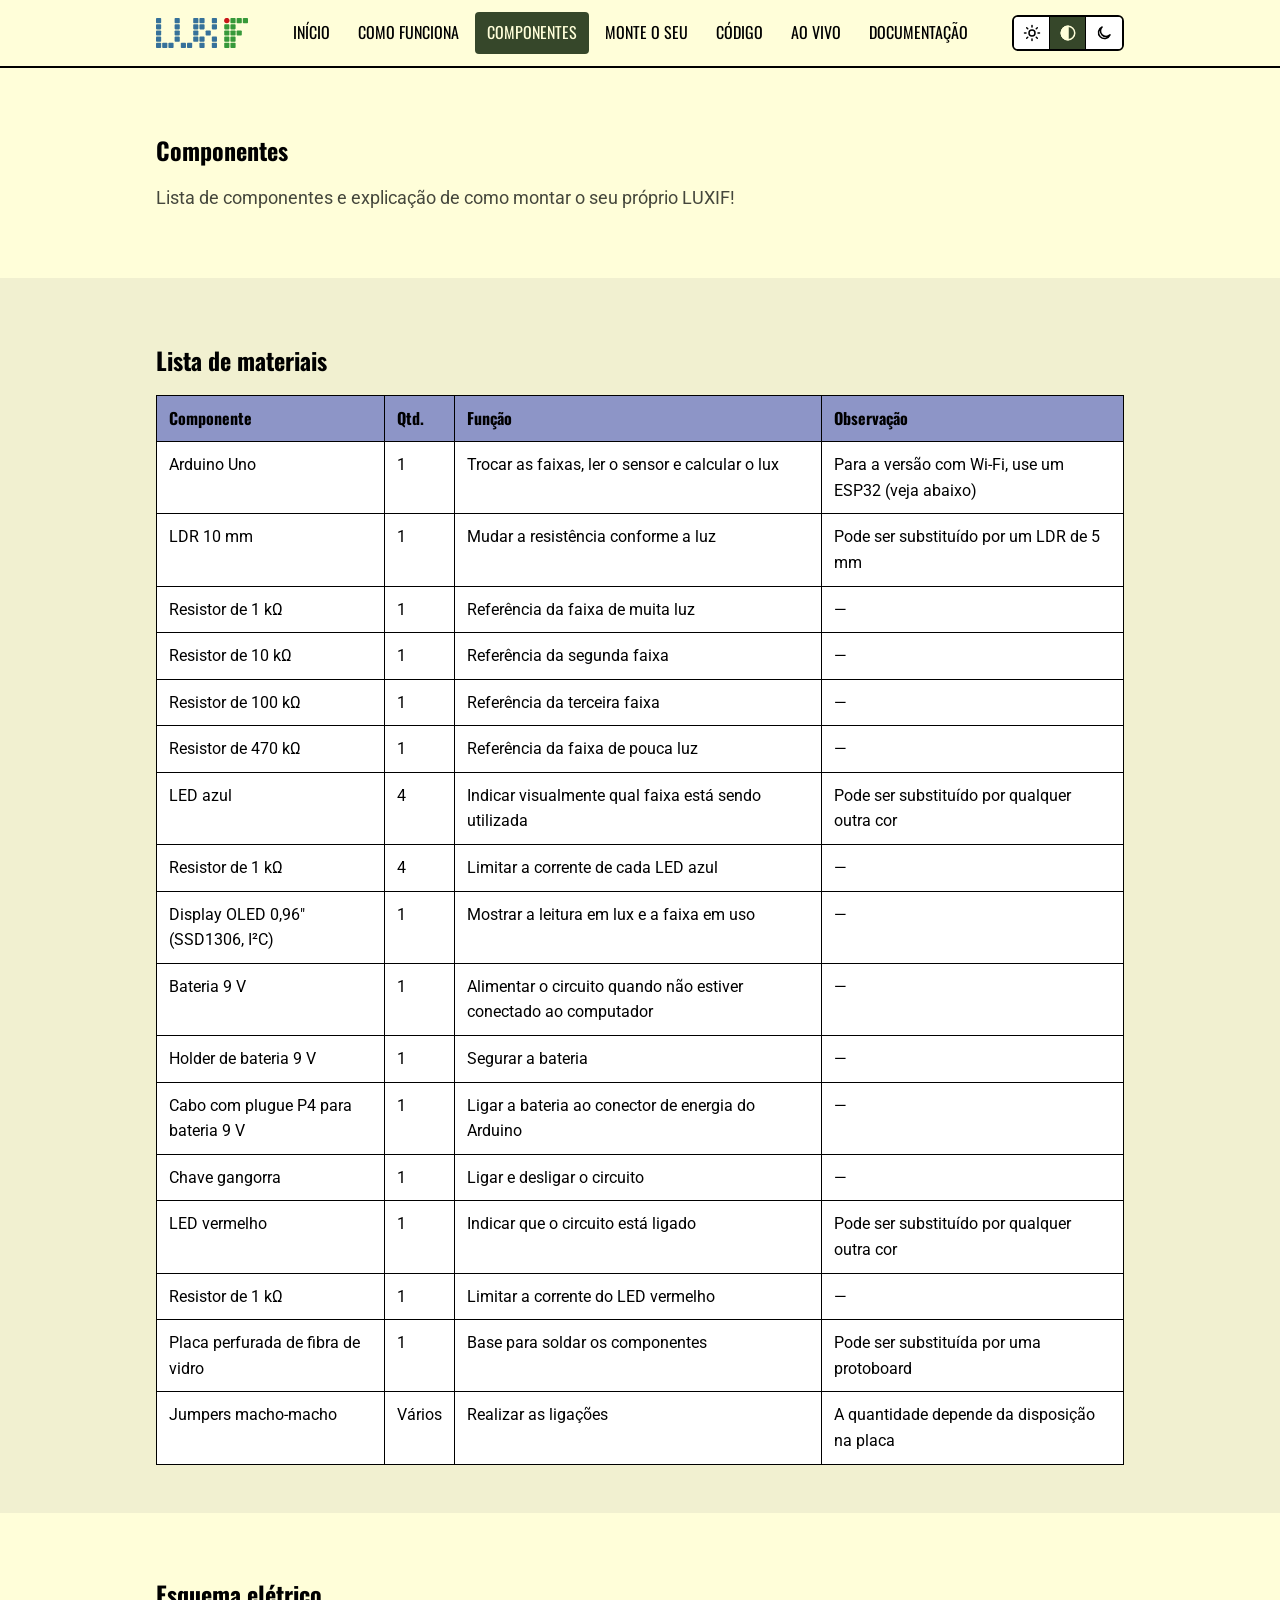
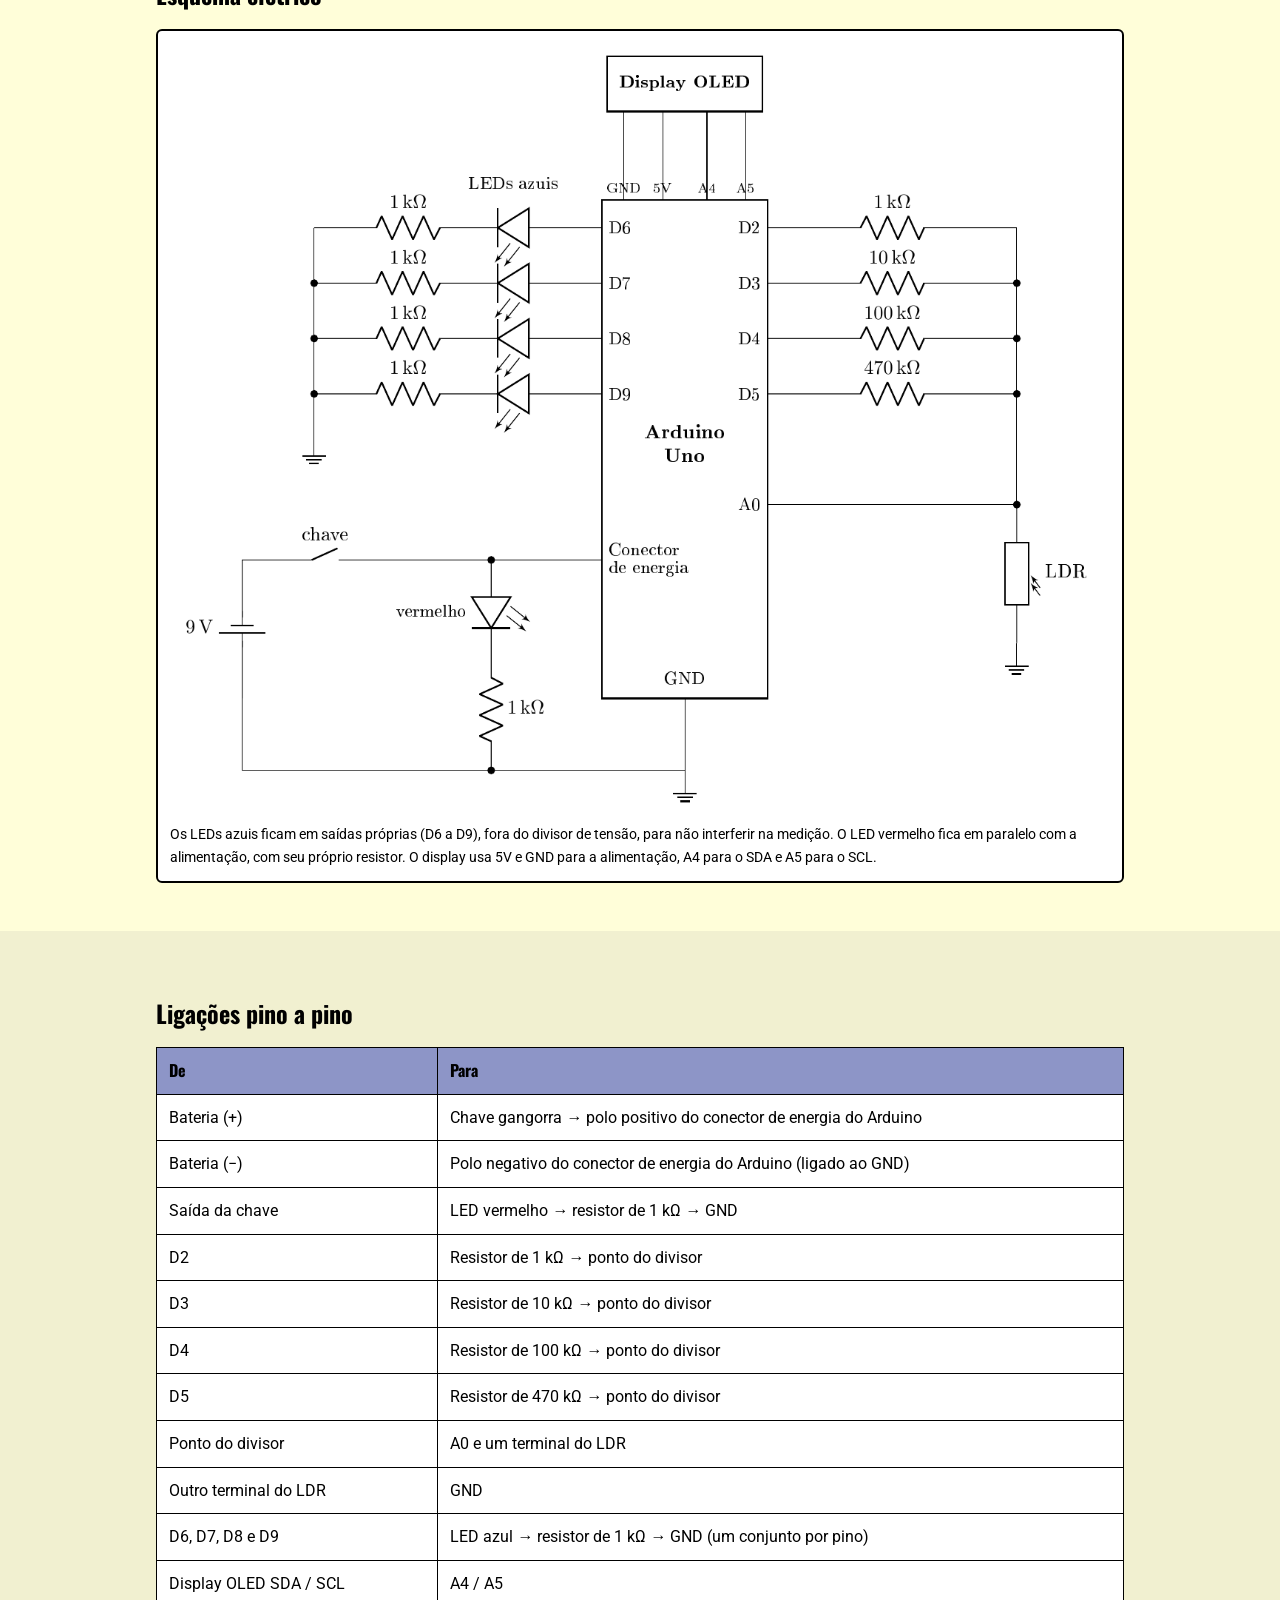
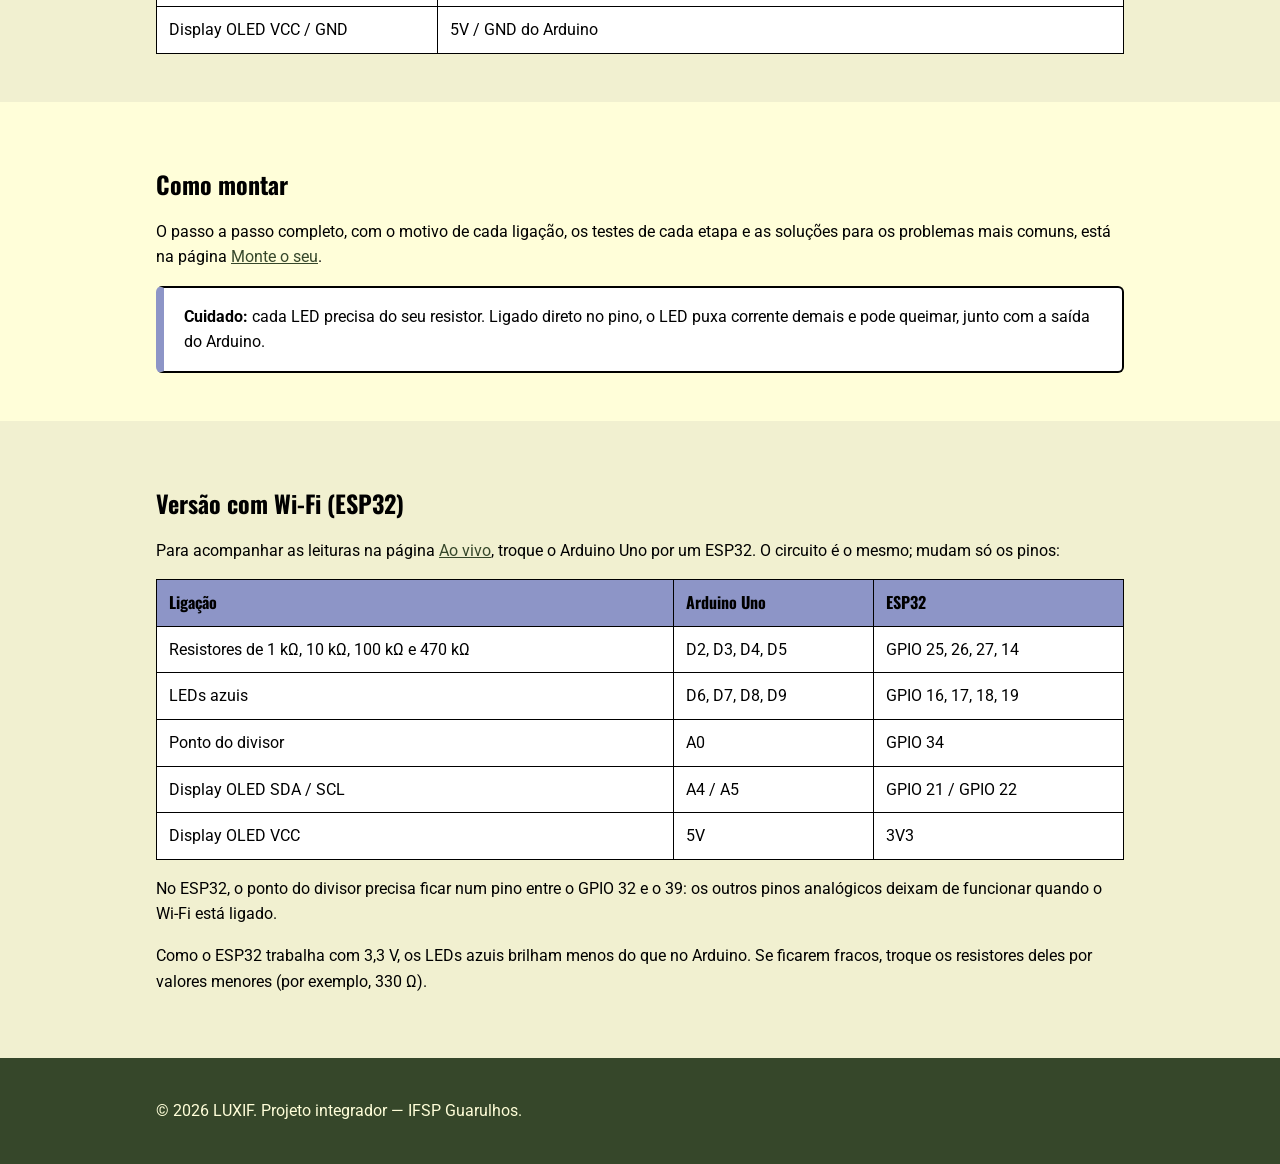
<file: paginas/componentes.html>
<!DOCTYPE html>
<html lang="pt-BR">
<head>
	<meta charset="UTF-8">
	<meta name="viewport" content="width=device-width, initial-scale=1">
	<title>Componentes — LUXIF</title>
	<link rel="icon" href="../icones/icone.png" type="image/png">
	<link href="https://fonts.googleapis.com/css2?family=Oswald:wght@500;700&amp;family=Roboto:wght@400;700&amp;display=swap" rel="stylesheet">
	<link rel="stylesheet" href="../css/style.css">
	<script src="../js/tema.js"></script>
</head>
<body>
	<header>
		<div class="container">
			<a href="../index.html"><img class="logo" src="../imagens/logo.svg" alt="LUXIF — página inicial"></a>
			<nav>
				<ul>
					<li><a href="../index.html">Início</a></li>
					<li><a href="funcionamento.html">Como funciona</a></li>
					<li><a href="componentes.html" aria-current="page">Componentes</a></li>
					<li><a href="montagem.html">Monte o seu</a></li>
					<li><a href="codigo.html">Código</a></li>
					<li><a href="ao-vivo.html">Ao vivo</a></li>
					<li><a href="documentacao.html">Documentação</a></li>
				</ul>
			</nav>
			<div class="ferramentas">
				<a class="indicador-luxif" href="ao-vivo.html" title="Leitura atual do LUXIF" hidden><span>— lx</span></a>
				<div class="seletor-tema" role="group" aria-label="Tema do site">
					<button type="button" data-escolha="claro" aria-pressed="false" aria-label="Tema claro" title="Tema claro"><svg viewBox="0 0 24 24" fill="none" stroke="currentColor" stroke-width="2" stroke-linecap="round" aria-hidden="true"><circle cx="12" cy="12" r="4"/><path d="M12 2v2M12 20v2M4.9 4.9l1.4 1.4M17.7 17.7l1.4 1.4M2 12h2M20 12h2M4.9 19.1l1.4-1.4M17.7 6.3l1.4-1.4"/></svg></button>
					<button type="button" data-escolha="auto" aria-pressed="true" aria-label="Tema automático" title="Automático: segue a luz medida pelo LUXIF"><svg viewBox="0 0 24 24" fill="none" stroke="currentColor" stroke-width="2" aria-hidden="true"><circle cx="12" cy="12" r="9"/><path d="M12 3a9 9 0 0 0 0 18z" fill="currentColor"/></svg></button>
					<button type="button" data-escolha="escuro" aria-pressed="false" aria-label="Tema escuro" title="Tema escuro"><svg viewBox="0 0 24 24" fill="none" stroke="currentColor" stroke-width="2" stroke-linejoin="round" aria-hidden="true"><path d="M20 14.5A8 8 0 1 1 9.5 4a6.5 6.5 0 0 0 10.5 10.5z"/></svg></button>
				</div>
			</div>
		</div>
	</header>

	<main>
		<section>
			<div class="container">
				<h1>Componentes</h1>
				<p class="introducao">Lista de componentes e explicação de como montar o seu próprio LUXIF!</p>
			</div>
		</section>

		<section id="materiais">
			<div class="container">
				<h2>Lista de materiais</h2>
				<div class="tabela-rolagem">
					<table>
						<thead>
							<tr><th>Componente</th><th>Qtd.</th><th>Função</th><th>Observação</th></tr>
						</thead>
						<tbody>
							<tr><td>Arduino Uno</td><td>1</td><td>Trocar as faixas, ler o sensor e calcular o lux</td><td>Para a versão com Wi-Fi, use um ESP32 (veja abaixo)</td></tr>
							<tr><td>LDR 10 mm</td><td>1</td><td>Mudar a resistência conforme a luz</td><td>Pode ser substituído por um LDR de 5 mm</td></tr>
							<tr><td>Resistor de 1 kΩ</td><td>1</td><td>Referência da faixa de muita luz</td><td>—</td></tr>
							<tr><td>Resistor de 10 kΩ</td><td>1</td><td>Referência da segunda faixa</td><td>—</td></tr>
							<tr><td>Resistor de 100 kΩ</td><td>1</td><td>Referência da terceira faixa</td><td>—</td></tr>
							<tr><td>Resistor de 470 kΩ</td><td>1</td><td>Referência da faixa de pouca luz</td><td>—</td></tr>
							<tr><td>LED azul</td><td>4</td><td>Indicar visualmente qual faixa está sendo utilizada</td><td>Pode ser substituído por qualquer outra cor</td></tr>
							<tr><td>Resistor de 1 kΩ</td><td>4</td><td>Limitar a corrente de cada LED azul</td><td>—</td></tr>
							<tr><td>Display OLED 0,96" (SSD1306, I²C)</td><td>1</td><td>Mostrar a leitura em lux e a faixa em uso</td><td>—</td></tr>
							<tr><td>Bateria 9 V</td><td>1</td><td>Alimentar o circuito quando não estiver conectado ao computador</td><td>—</td></tr>
							<tr><td>Holder de bateria 9 V</td><td>1</td><td>Segurar a bateria</td><td>—</td></tr>
							<tr><td>Cabo com plugue P4 para bateria 9 V</td><td>1</td><td>Ligar a bateria ao conector de energia do Arduino</td><td>—</td></tr>
							<tr><td>Chave gangorra</td><td>1</td><td>Ligar e desligar o circuito</td><td>—</td></tr>
							<tr><td>LED vermelho</td><td>1</td><td>Indicar que o circuito está ligado</td><td>Pode ser substituído por qualquer outra cor</td></tr>
							<tr><td>Resistor de 1 kΩ</td><td>1</td><td>Limitar a corrente do LED vermelho</td><td>—</td></tr>
							<tr><td>Placa perfurada de fibra de vidro</td><td>1</td><td>Base para soldar os componentes</td><td>Pode ser substituída por uma protoboard</td></tr>
							<tr><td>Jumpers macho-macho</td><td>Vários</td><td>Realizar as ligações</td><td>A quantidade depende da disposição na placa</td></tr>
						</tbody>
					</table>
				</div>
			</div>
		</section>

		<section id="esquema">
			<div class="container">
				<h2>Esquema elétrico</h2>
				<figure>
					<img src="../imagens/esquema-eletrico.png" alt="Esquema elétrico do LUXIF: as saídas D2 a D5 do Arduino Uno ligam, cada uma, um resistor de referência (1 kΩ, 10 kΩ, 100 kΩ e 470 kΩ) ao ponto comum, que vai à entrada A0 e ao LDR; as saídas D6 a D9 ligam os LEDs azuis, cada um em série com um resistor de 1 kΩ até o GND; a bateria de 9 V passa pela chave e chega ao conector de energia, com o LED vermelho e seu resistor em paralelo; o display OLED usa 5V, GND, A4 (SDA) e A5 (SCL)." width="1271" height="1043">
					<figcaption>Os LEDs azuis ficam em saídas próprias (D6 a D9), fora do divisor de tensão, para não interferir na medição. O LED vermelho fica em paralelo com a alimentação, com seu próprio resistor. O display usa 5V e GND para a alimentação, A4 para o SDA e A5 para o SCL.</figcaption>
				</figure>
			</div>
		</section>

		<section id="ligacoes">
			<div class="container">
				<h2>Ligações pino a pino</h2>
				<div class="tabela-rolagem">
					<table>
						<thead>
							<tr><th>De</th><th>Para</th></tr>
						</thead>
						<tbody>
							<tr><td>Bateria (+)</td><td>Chave gangorra → polo positivo do conector de energia do Arduino</td></tr>
							<tr><td>Bateria (−)</td><td>Polo negativo do conector de energia do Arduino (ligado ao GND)</td></tr>
							<tr><td>Saída da chave</td><td>LED vermelho → resistor de 1 kΩ → GND</td></tr>
							<tr><td>D2</td><td>Resistor de 1 kΩ → ponto do divisor</td></tr>
							<tr><td>D3</td><td>Resistor de 10 kΩ → ponto do divisor</td></tr>
							<tr><td>D4</td><td>Resistor de 100 kΩ → ponto do divisor</td></tr>
							<tr><td>D5</td><td>Resistor de 470 kΩ → ponto do divisor</td></tr>
							<tr><td>Ponto do divisor</td><td>A0 e um terminal do LDR</td></tr>
							<tr><td>Outro terminal do LDR</td><td>GND</td></tr>
							<tr><td>D6, D7, D8 e D9</td><td>LED azul → resistor de 1 kΩ → GND (um conjunto por pino)</td></tr>
							<tr><td>Display OLED SDA / SCL</td><td>A4 / A5</td></tr>
							<tr><td>Display OLED VCC / GND</td><td>5V / GND do Arduino</td></tr>
						</tbody>
					</table>
				</div>
			</div>
		</section>

		<section id="montagem">
			<div class="container">
				<h2>Como montar</h2>
				<p>O passo a passo completo, com o motivo de cada ligação, os testes de cada etapa e as soluções para os problemas mais comuns, está na página <a href="montagem.html">Monte o seu</a>.</p>
				<div class="aviso">
					<strong>Cuidado:</strong> cada LED precisa do seu resistor. Ligado direto no pino, o LED puxa corrente demais e pode queimar, junto com a saída do Arduino.
				</div>
			</div>
		</section>

		<section id="versao-wifi">
			<div class="container">
				<h2>Versão com Wi-Fi (ESP32)</h2>
				<p>Para acompanhar as leituras na página <a href="ao-vivo.html">Ao vivo</a>, troque o Arduino Uno por um ESP32. O circuito é o mesmo; mudam só os pinos:</p>
				<div class="tabela-rolagem">
					<table>
						<thead>
							<tr><th>Ligação</th><th>Arduino Uno</th><th>ESP32</th></tr>
						</thead>
						<tbody>
							<tr><td>Resistores de 1 kΩ, 10 kΩ, 100 kΩ e 470 kΩ</td><td>D2, D3, D4, D5</td><td>GPIO 25, 26, 27, 14</td></tr>
							<tr><td>LEDs azuis</td><td>D6, D7, D8, D9</td><td>GPIO 16, 17, 18, 19</td></tr>
							<tr><td>Ponto do divisor</td><td>A0</td><td>GPIO 34</td></tr>
							<tr><td>Display OLED SDA / SCL</td><td>A4 / A5</td><td>GPIO 21 / GPIO 22</td></tr>
							<tr><td>Display OLED VCC</td><td>5V</td><td>3V3</td></tr>
						</tbody>
					</table>
				</div>
				<p>No ESP32, o ponto do divisor precisa ficar num pino entre o GPIO 32 e o 39: os outros pinos analógicos deixam de funcionar quando o Wi-Fi está ligado.</p>
				<p>Como o ESP32 trabalha com 3,3 V, os LEDs azuis brilham menos do que no Arduino. Se ficarem fracos, troque os resistores deles por valores menores (por exemplo, 330 Ω).</p>
			</div>
		</section>
	</main>

	<footer>
		<div class="container">
			<p>&copy; 2026 LUXIF. Projeto integrador — IFSP Guarulhos.</p>
		</div>
	</footer>

	<script src="../js/luxif.js"></script>
</body>
</html>
</file>
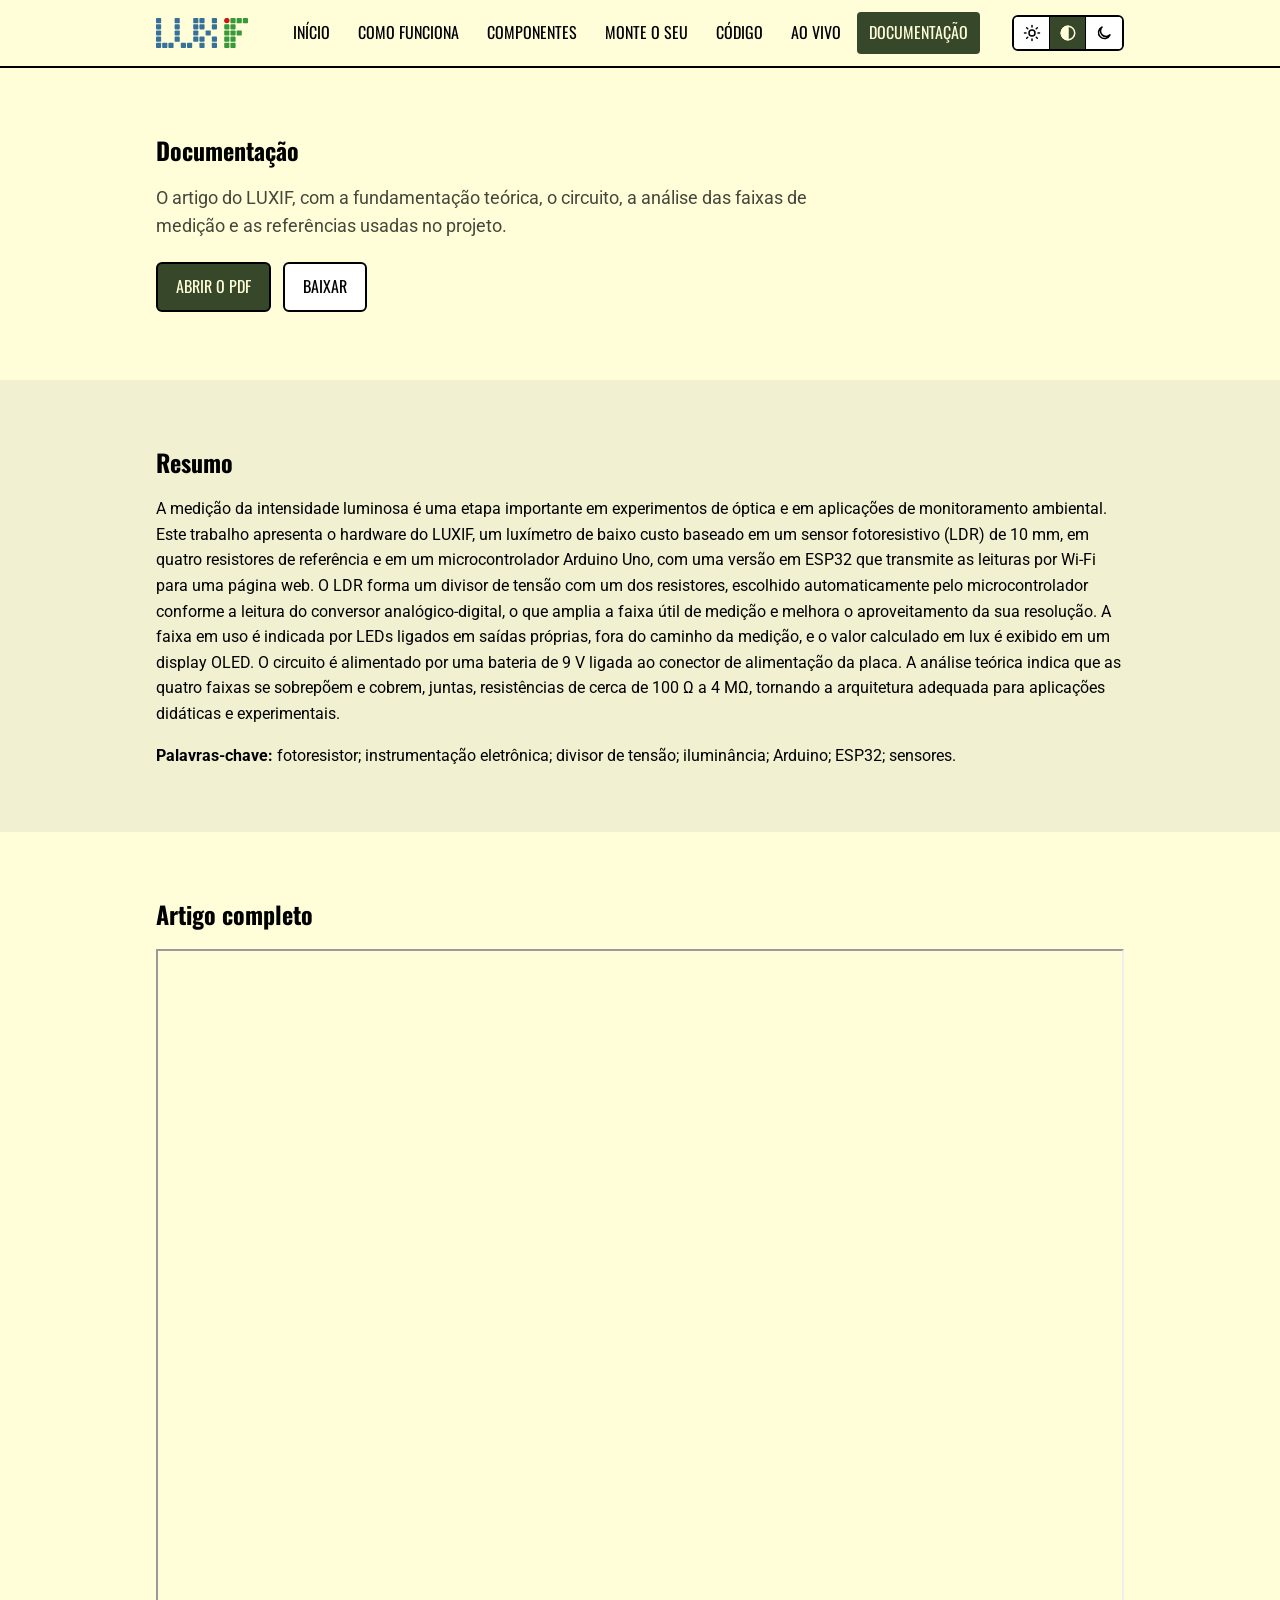
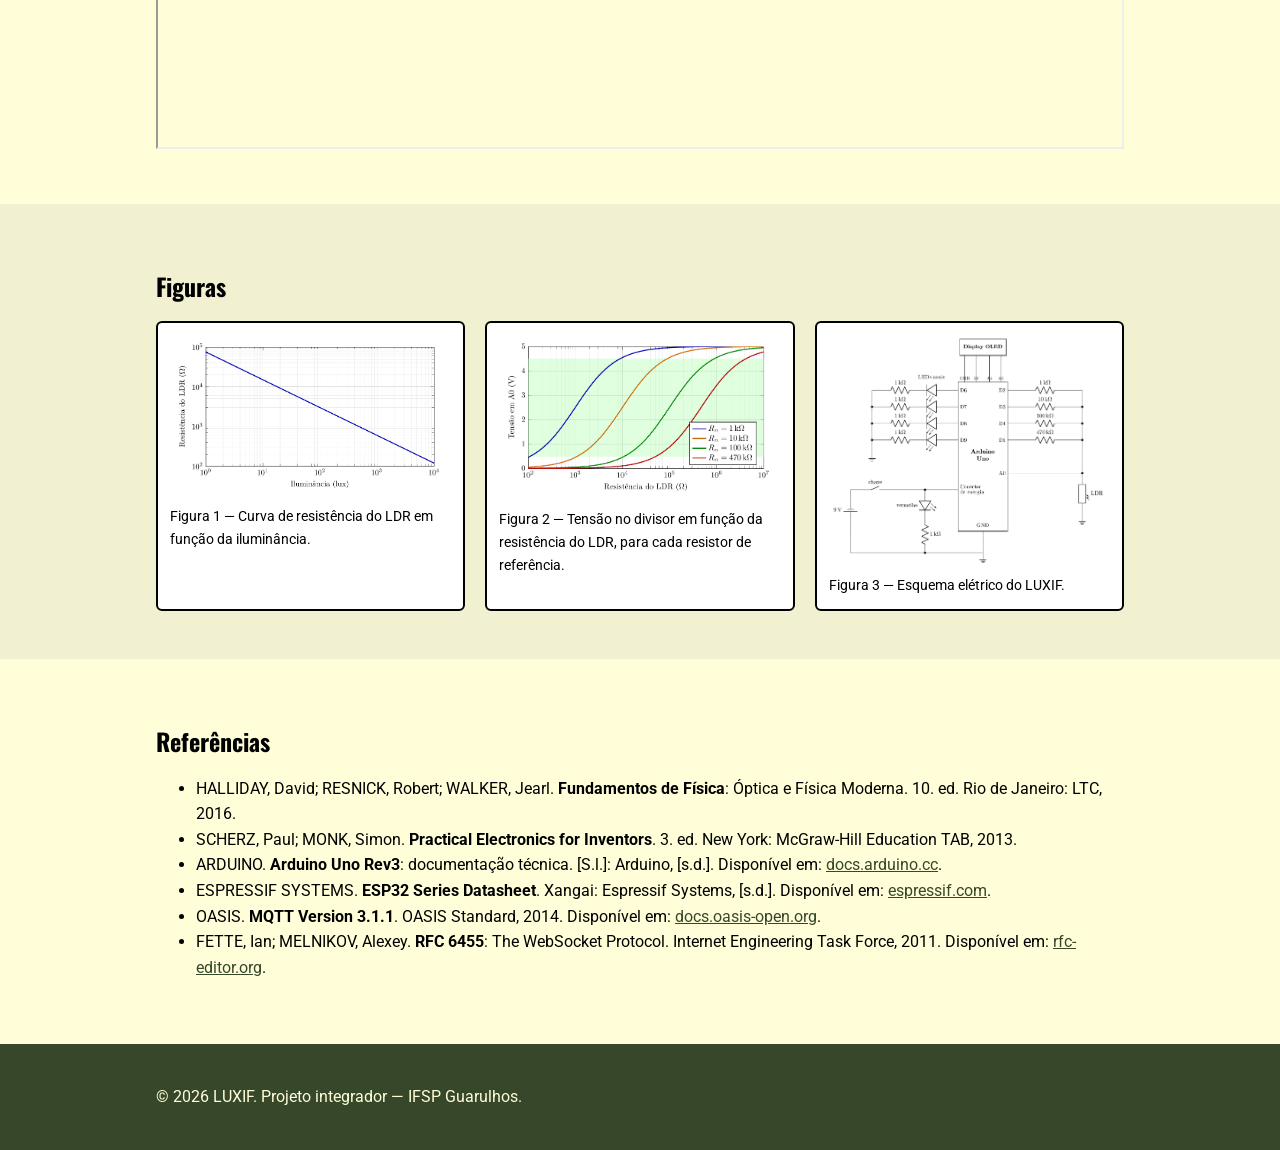
<file: paginas/documentacao.html>
<!DOCTYPE html>
<html lang="pt-BR">
<head>
	<meta charset="UTF-8">
	<meta name="viewport" content="width=device-width, initial-scale=1">
	<title>Documentação — LUXIF</title>
	<link rel="icon" href="../icones/icone.png" type="image/png">
	<link href="https://fonts.googleapis.com/css2?family=Oswald:wght@500;700&amp;family=Roboto:wght@400;700&amp;display=swap" rel="stylesheet">
	<link rel="stylesheet" href="../css/style.css">
	<script src="../js/tema.js"></script>
</head>
<body>
	<header>
		<div class="container">
			<a href="../index.html"><img class="logo" src="../imagens/logo.svg" alt="LUXIF — página inicial"></a>
			<nav>
				<ul>
					<li><a href="../index.html">Início</a></li>
					<li><a href="funcionamento.html">Como funciona</a></li>
					<li><a href="componentes.html">Componentes</a></li>
					<li><a href="montagem.html">Monte o seu</a></li>
					<li><a href="codigo.html">Código</a></li>
					<li><a href="ao-vivo.html">Ao vivo</a></li>
					<li><a href="documentacao.html" aria-current="page">Documentação</a></li>
				</ul>
			</nav>
			<div class="ferramentas">
				<a class="indicador-luxif" href="ao-vivo.html" title="Leitura atual do LUXIF" hidden><span>— lx</span></a>
				<div class="seletor-tema" role="group" aria-label="Tema do site">
					<button type="button" data-escolha="claro" aria-pressed="false" aria-label="Tema claro" title="Tema claro"><svg viewBox="0 0 24 24" fill="none" stroke="currentColor" stroke-width="2" stroke-linecap="round" aria-hidden="true"><circle cx="12" cy="12" r="4"/><path d="M12 2v2M12 20v2M4.9 4.9l1.4 1.4M17.7 17.7l1.4 1.4M2 12h2M20 12h2M4.9 19.1l1.4-1.4M17.7 6.3l1.4-1.4"/></svg></button>
					<button type="button" data-escolha="auto" aria-pressed="true" aria-label="Tema automático" title="Automático: segue a luz medida pelo LUXIF"><svg viewBox="0 0 24 24" fill="none" stroke="currentColor" stroke-width="2" aria-hidden="true"><circle cx="12" cy="12" r="9"/><path d="M12 3a9 9 0 0 0 0 18z" fill="currentColor"/></svg></button>
					<button type="button" data-escolha="escuro" aria-pressed="false" aria-label="Tema escuro" title="Tema escuro"><svg viewBox="0 0 24 24" fill="none" stroke="currentColor" stroke-width="2" stroke-linejoin="round" aria-hidden="true"><path d="M20 14.5A8 8 0 1 1 9.5 4a6.5 6.5 0 0 0 10.5 10.5z"/></svg></button>
				</div>
			</div>
		</div>
	</header>

	<main>
		<section>
			<div class="container">
				<h1>Documentação</h1>
				<p class="introducao">O artigo do LUXIF, com a fundamentação teórica, o circuito, a análise das faixas de medição e as referências usadas no projeto.</p>
				<p>
					<a class="botao" href="../documento/LUXIF.pdf" target="_blank" rel="noopener">Abrir o PDF</a>
					<a class="botao secundario" href="../documento/LUXIF.pdf" download>Baixar</a>
				</p>
			</div>
		</section>

		<section id="resumo">
			<div class="container">
				<h2>Resumo</h2>
				<p>A medição da intensidade luminosa é uma etapa importante em experimentos de óptica e em aplicações de monitoramento ambiental. Este trabalho apresenta o hardware do LUXIF, um luxímetro de baixo custo baseado em um sensor fotoresistivo (LDR) de 10 mm, em quatro resistores de referência e em um microcontrolador Arduino Uno, com uma versão em ESP32 que transmite as leituras por Wi-Fi para uma página web. O LDR forma um divisor de tensão com um dos resistores, escolhido automaticamente pelo microcontrolador conforme a leitura do conversor analógico-digital, o que amplia a faixa útil de medição e melhora o aproveitamento da sua resolução. A faixa em uso é indicada por LEDs ligados em saídas próprias, fora do caminho da medição, e o valor calculado em lux é exibido em um display OLED. O circuito é alimentado por uma bateria de 9 V ligada ao conector de alimentação da placa. A análise teórica indica que as quatro faixas se sobrepõem e cobrem, juntas, resistências de cerca de 100 Ω a 4 MΩ, tornando a arquitetura adequada para aplicações didáticas e experimentais.</p>
				<p><strong>Palavras-chave:</strong> fotoresistor; instrumentação eletrônica; divisor de tensão; iluminância; Arduino; ESP32; sensores.</p>
			</div>
		</section>

		<section id="artigo">
			<div class="container">
				<h2>Artigo completo</h2>
				<iframe src="../documento/LUXIF.pdf" title="Artigo do LUXIF em PDF" width="100%" height="800"></iframe>
			</div>
		</section>

		<section id="figuras">
			<div class="container">
				<h2>Figuras</h2>
				<div class="grade">
					<figure>
						<a href="../imagens/grafico-ldr.png" target="_blank" rel="noopener"><img src="../imagens/grafico-ldr.png" alt="Curva da resistência do LDR em função da iluminância." width="757" height="435" loading="lazy"></a>
						<figcaption>Figura 1 — Curva de resistência do LDR em função da iluminância.</figcaption>
					</figure>
					<figure>
						<a href="../imagens/grafico-divisor.png" target="_blank" rel="noopener"><img src="../imagens/grafico-divisor.png" alt="Curvas da tensão do divisor para os quatro resistores de referência." width="737" height="433" loading="lazy"></a>
						<figcaption>Figura 2 — Tensão no divisor em função da resistência do LDR, para cada resistor de referência.</figcaption>
					</figure>
					<figure>
						<a href="../imagens/esquema-eletrico.png" target="_blank" rel="noopener"><img src="../imagens/esquema-eletrico.png" alt="Esquema elétrico do LUXIF." width="961" height="779" loading="lazy"></a>
						<figcaption>Figura 3 — Esquema elétrico do LUXIF.</figcaption>
					</figure>
				</div>
			</div>
		</section>

		<section id="referencias">
			<div class="container">
				<h2>Referências</h2>
				<ul>
					<li>HALLIDAY, David; RESNICK, Robert; WALKER, Jearl. <strong>Fundamentos de Física</strong>: Óptica e Física Moderna. 10. ed. Rio de Janeiro: LTC, 2016.</li>
					<li>SCHERZ, Paul; MONK, Simon. <strong>Practical Electronics for Inventors</strong>. 3. ed. New York: McGraw-Hill Education TAB, 2013.</li>
					<li>ARDUINO. <strong>Arduino Uno Rev3</strong>: documentação técnica. [S.l.]: Arduino, [s.d.]. Disponível em: <a href="https://docs.arduino.cc/hardware/uno-rev3/" target="_blank" rel="noopener">docs.arduino.cc</a>.</li>
					<li>ESPRESSIF SYSTEMS. <strong>ESP32 Series Datasheet</strong>. Xangai: Espressif Systems, [s.d.]. Disponível em: <a href="https://www.espressif.com/sites/default/files/documentation/esp32_datasheet_en.pdf" target="_blank" rel="noopener">espressif.com</a>.</li>
					<li>OASIS. <strong>MQTT Version 3.1.1</strong>. OASIS Standard, 2014. Disponível em: <a href="https://docs.oasis-open.org/mqtt/mqtt/v3.1.1/mqtt-v3.1.1.html" target="_blank" rel="noopener">docs.oasis-open.org</a>.</li>
					<li>FETTE, Ian; MELNIKOV, Alexey. <strong>RFC 6455</strong>: The WebSocket Protocol. Internet Engineering Task Force, 2011. Disponível em: <a href="https://www.rfc-editor.org/rfc/rfc6455" target="_blank" rel="noopener">rfc-editor.org</a>.</li>
				</ul>
			</div>
		</section>
	</main>

	<footer>
		<div class="container">
			<p>&copy; 2026 LUXIF. Projeto integrador — IFSP Guarulhos.</p>
		</div>
	</footer>

	<script src="../js/luxif.js"></script>
</body>
</html>
</file>
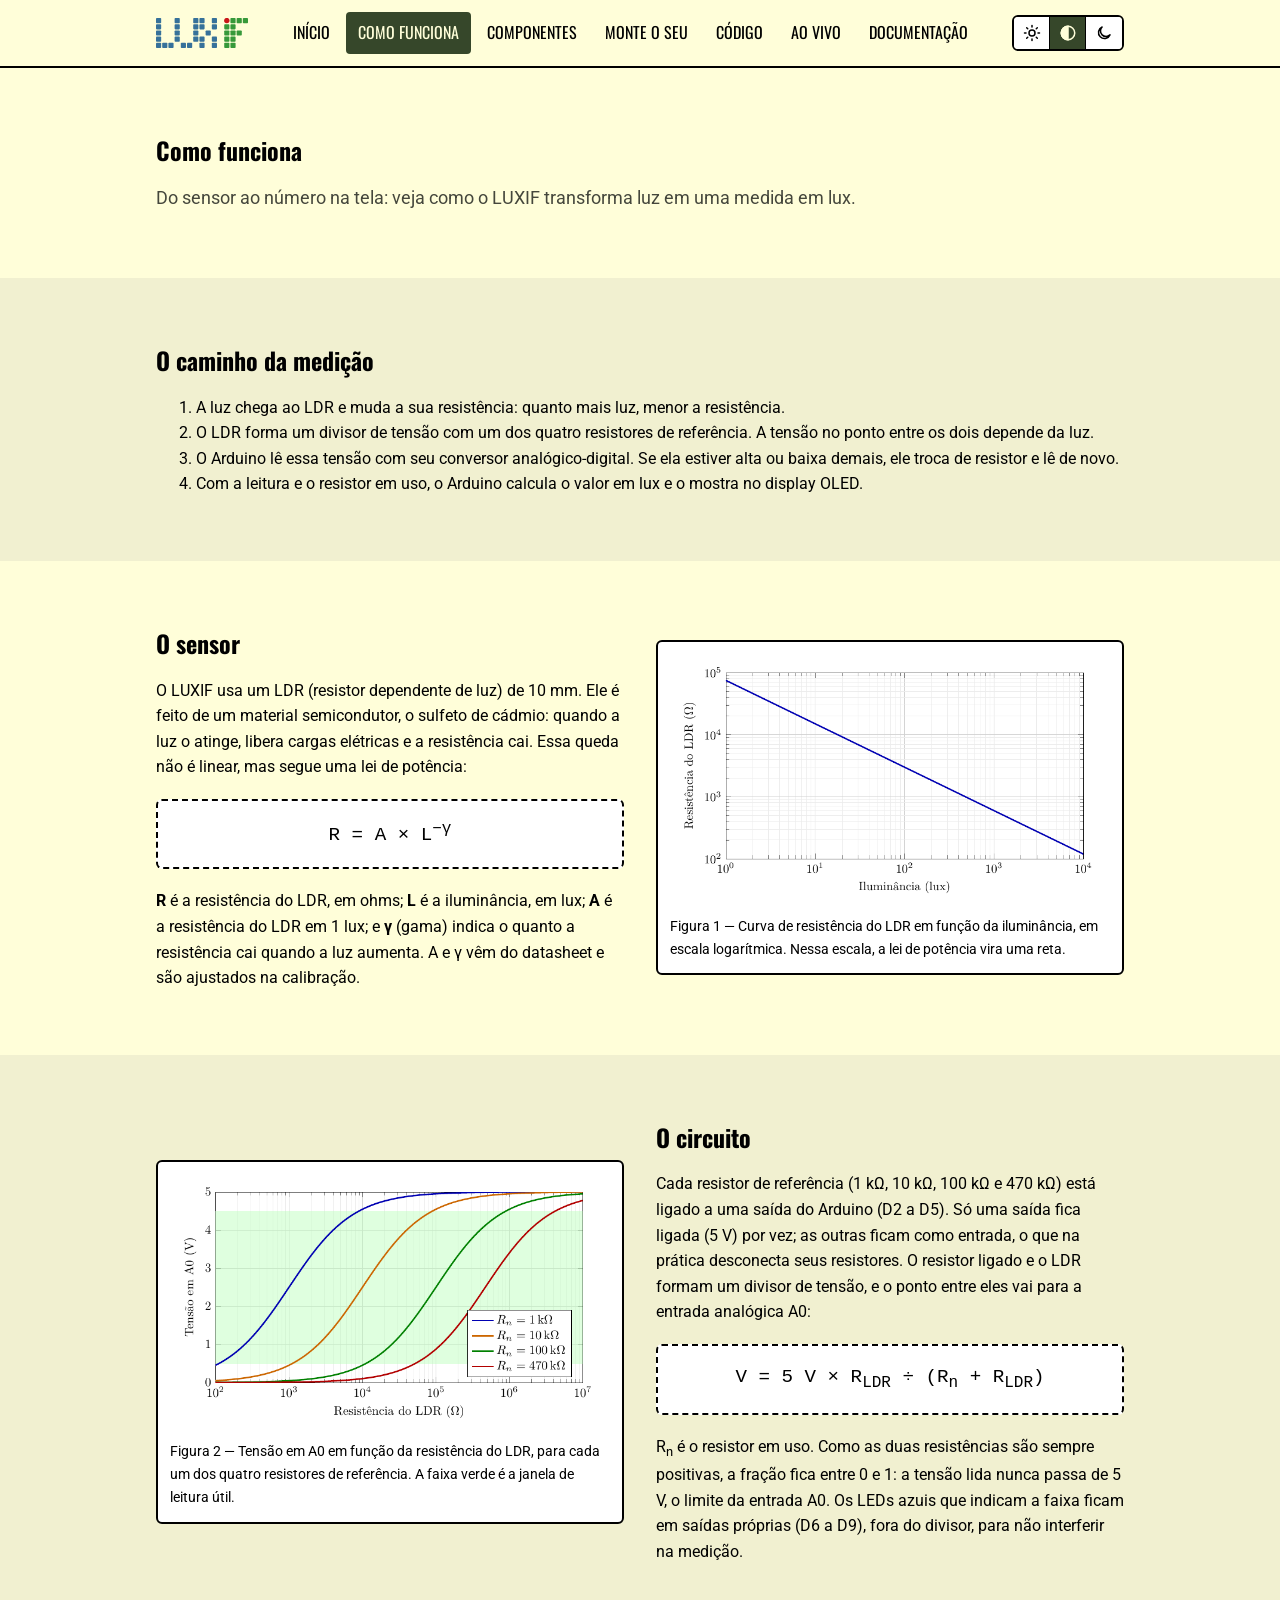
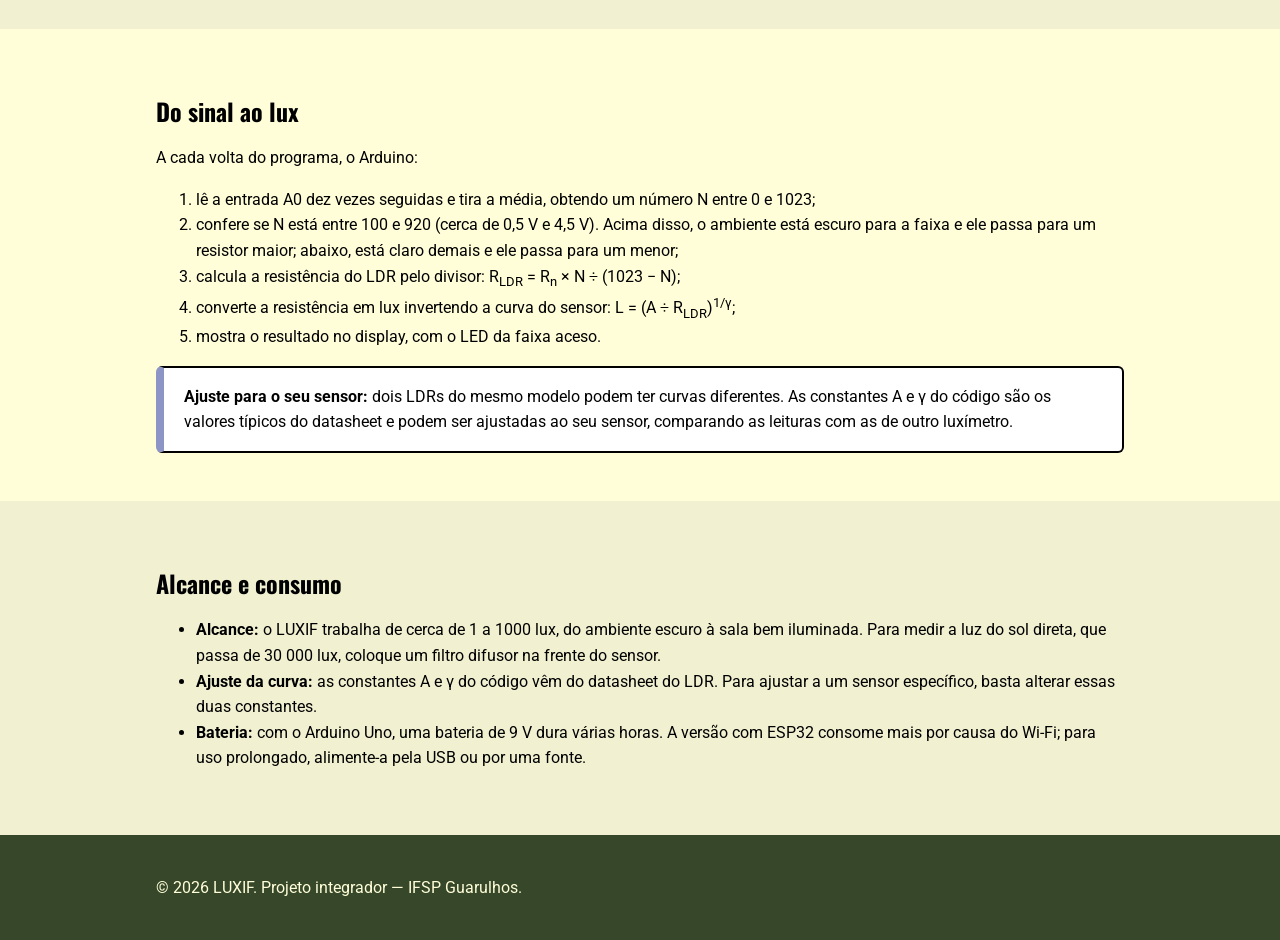
<file: paginas/funcionamento.html>
<!DOCTYPE html>
<html lang="pt-BR">
<head>
	<meta charset="UTF-8">
	<meta name="viewport" content="width=device-width, initial-scale=1">
	<title>Como funciona — LUXIF</title>
	<link rel="icon" href="../icones/icone.png" type="image/png">
	<link href="https://fonts.googleapis.com/css2?family=Oswald:wght@500;700&amp;family=Roboto:wght@400;700&amp;display=swap" rel="stylesheet">
	<link rel="stylesheet" href="../css/style.css">
	<script src="../js/tema.js"></script>
</head>
<body>
	<header>
		<div class="container">
			<a href="../index.html"><img class="logo" src="../imagens/logo.svg" alt="LUXIF — página inicial"></a>
			<nav>
				<ul>
					<li><a href="../index.html">Início</a></li>
					<li><a href="funcionamento.html" aria-current="page">Como funciona</a></li>
					<li><a href="componentes.html">Componentes</a></li>
					<li><a href="montagem.html">Monte o seu</a></li>
					<li><a href="codigo.html">Código</a></li>
					<li><a href="ao-vivo.html">Ao vivo</a></li>
					<li><a href="documentacao.html">Documentação</a></li>
				</ul>
			</nav>
			<div class="ferramentas">
				<a class="indicador-luxif" href="ao-vivo.html" title="Leitura atual do LUXIF" hidden><span>— lx</span></a>
				<div class="seletor-tema" role="group" aria-label="Tema do site">
					<button type="button" data-escolha="claro" aria-pressed="false" aria-label="Tema claro" title="Tema claro"><svg viewBox="0 0 24 24" fill="none" stroke="currentColor" stroke-width="2" stroke-linecap="round" aria-hidden="true"><circle cx="12" cy="12" r="4"/><path d="M12 2v2M12 20v2M4.9 4.9l1.4 1.4M17.7 17.7l1.4 1.4M2 12h2M20 12h2M4.9 19.1l1.4-1.4M17.7 6.3l1.4-1.4"/></svg></button>
					<button type="button" data-escolha="auto" aria-pressed="true" aria-label="Tema automático" title="Automático: segue a luz medida pelo LUXIF"><svg viewBox="0 0 24 24" fill="none" stroke="currentColor" stroke-width="2" aria-hidden="true"><circle cx="12" cy="12" r="9"/><path d="M12 3a9 9 0 0 0 0 18z" fill="currentColor"/></svg></button>
					<button type="button" data-escolha="escuro" aria-pressed="false" aria-label="Tema escuro" title="Tema escuro"><svg viewBox="0 0 24 24" fill="none" stroke="currentColor" stroke-width="2" stroke-linejoin="round" aria-hidden="true"><path d="M20 14.5A8 8 0 1 1 9.5 4a6.5 6.5 0 0 0 10.5 10.5z"/></svg></button>
				</div>
			</div>
		</div>
	</header>

	<main>
		<section>
			<div class="container">
				<h1>Como funciona</h1>
				<p class="introducao">Do sensor ao número na tela: veja como o LUXIF transforma luz em uma medida em lux.</p>
			</div>
		</section>

		<section id="visao-geral">
			<div class="container">
				<h2>O caminho da medição</h2>
				<ol>
					<li>A luz chega ao LDR e muda a sua resistência: quanto mais luz, menor a resistência.</li>
					<li>O LDR forma um divisor de tensão com um dos quatro resistores de referência. A tensão no ponto entre os dois depende da luz.</li>
					<li>O Arduino lê essa tensão com seu conversor analógico-digital. Se ela estiver alta ou baixa demais, ele troca de resistor e lê de novo.</li>
					<li>Com a leitura e o resistor em uso, o Arduino calcula o valor em lux e o mostra no display OLED.</li>
				</ol>
			</div>
		</section>

		<section id="sensor">
			<div class="container duas-colunas">
				<div>
					<h2>O sensor</h2>
					<p>O LUXIF usa um LDR (resistor dependente de luz) de 10 mm. Ele é feito de um material semicondutor, o sulfeto de cádmio: quando a luz o atinge, libera cargas elétricas e a resistência cai. Essa queda não é linear, mas segue uma lei de potência:</p>
					<p class="formula">R = A × L<sup>−γ</sup></p>
					<p><strong>R</strong> é a resistência do LDR, em ohms; <strong>L</strong> é a iluminância, em lux; <strong>A</strong> é a resistência do LDR em 1 lux; e <strong>γ</strong> (gama) indica o quanto a resistência cai quando a luz aumenta. A e γ vêm do datasheet e são ajustados na calibração.</p>
				</div>
				<figure>
					<img src="../imagens/grafico-ldr.png" alt="Gráfico em escala logarítmica: a resistência do LDR cai de cerca de 75 kΩ em 1 lux para cerca de 120 Ω em 10 000 lux, formando uma reta." width="757" height="435">
					<figcaption>Figura 1 — Curva de resistência do LDR em função da iluminância, em escala logarítmica. Nessa escala, a lei de potência vira uma reta.</figcaption>
				</figure>
			</div>
		</section>

		<section id="circuito">
			<div class="container duas-colunas">
				<figure>
					<img src="../imagens/grafico-divisor.png" alt="Quatro curvas em forma de S da tensão em A0 em função da resistência do LDR, uma para cada resistor de referência, com a janela de leitura útil sombreada em verde." width="737" height="433">
					<figcaption>Figura 2 — Tensão em A0 em função da resistência do LDR, para cada um dos quatro resistores de referência. A faixa verde é a janela de leitura útil.</figcaption>
				</figure>
				<div>
					<h2>O circuito</h2>
					<p>Cada resistor de referência (1 kΩ, 10 kΩ, 100 kΩ e 470 kΩ) está ligado a uma saída do Arduino (D2 a D5). Só uma saída fica ligada (5 V) por vez; as outras ficam como entrada, o que na prática desconecta seus resistores. O resistor ligado e o LDR formam um divisor de tensão, e o ponto entre eles vai para a entrada analógica A0:</p>
					<p class="formula">V = 5 V × R<sub>LDR</sub> ÷ (R<sub>n</sub> + R<sub>LDR</sub>)</p>
					<p>R<sub>n</sub> é o resistor em uso. Como as duas resistências são sempre positivas, a fração fica entre 0 e 1: a tensão lida nunca passa de 5 V, o limite da entrada A0. Os LEDs azuis que indicam a faixa ficam em saídas próprias (D6 a D9), fora do divisor, para não interferir na medição.</p>
				</div>
			</div>
		</section>

		<section id="calculo">
			<div class="container">
				<h2>Do sinal ao lux</h2>
				<p>A cada volta do programa, o Arduino:</p>
				<ol>
					<li>lê a entrada A0 dez vezes seguidas e tira a média, obtendo um número N entre 0 e 1023;</li>
					<li>confere se N está entre 100 e 920 (cerca de 0,5 V e 4,5 V). Acima disso, o ambiente está escuro para a faixa e ele passa para um resistor maior; abaixo, está claro demais e ele passa para um menor;</li>
					<li>calcula a resistência do LDR pelo divisor: R<sub>LDR</sub> = R<sub>n</sub> × N ÷ (1023 − N);</li>
					<li>converte a resistência em lux invertendo a curva do sensor: L = (A ÷ R<sub>LDR</sub>)<sup>1/γ</sup>;</li>
					<li>mostra o resultado no display, com o LED da faixa aceso.</li>
				</ol>
				<div class="aviso">
					<strong>Ajuste para o seu sensor:</strong> dois LDRs do mesmo modelo podem ter curvas diferentes. As constantes A e γ do código são os valores típicos do datasheet e podem ser ajustadas ao seu sensor, comparando as leituras com as de outro luxímetro.
				</div>
			</div>
		</section>

		<section id="alcance">
			<div class="container">
				<h2>Alcance e consumo</h2>
				<ul>
					<li><strong>Alcance:</strong> o LUXIF trabalha de cerca de 1 a 1000 lux, do ambiente escuro à sala bem iluminada. Para medir a luz do sol direta, que passa de 30 000 lux, coloque um filtro difusor na frente do sensor.</li>
					<li><strong>Ajuste da curva:</strong> as constantes A e γ do código vêm do datasheet do LDR. Para ajustar a um sensor específico, basta alterar essas duas constantes.</li>
					<li><strong>Bateria:</strong> com o Arduino Uno, uma bateria de 9 V dura várias horas. A versão com ESP32 consome mais por causa do Wi-Fi; para uso prolongado, alimente-a pela USB ou por uma fonte.</li>
				</ul>
			</div>
		</section>
	</main>

	<footer>
		<div class="container">
			<p>&copy; 2026 LUXIF. Projeto integrador — IFSP Guarulhos.</p>
		</div>
	</footer>

	<script src="../js/luxif.js"></script>
</body>
</html>
</file>
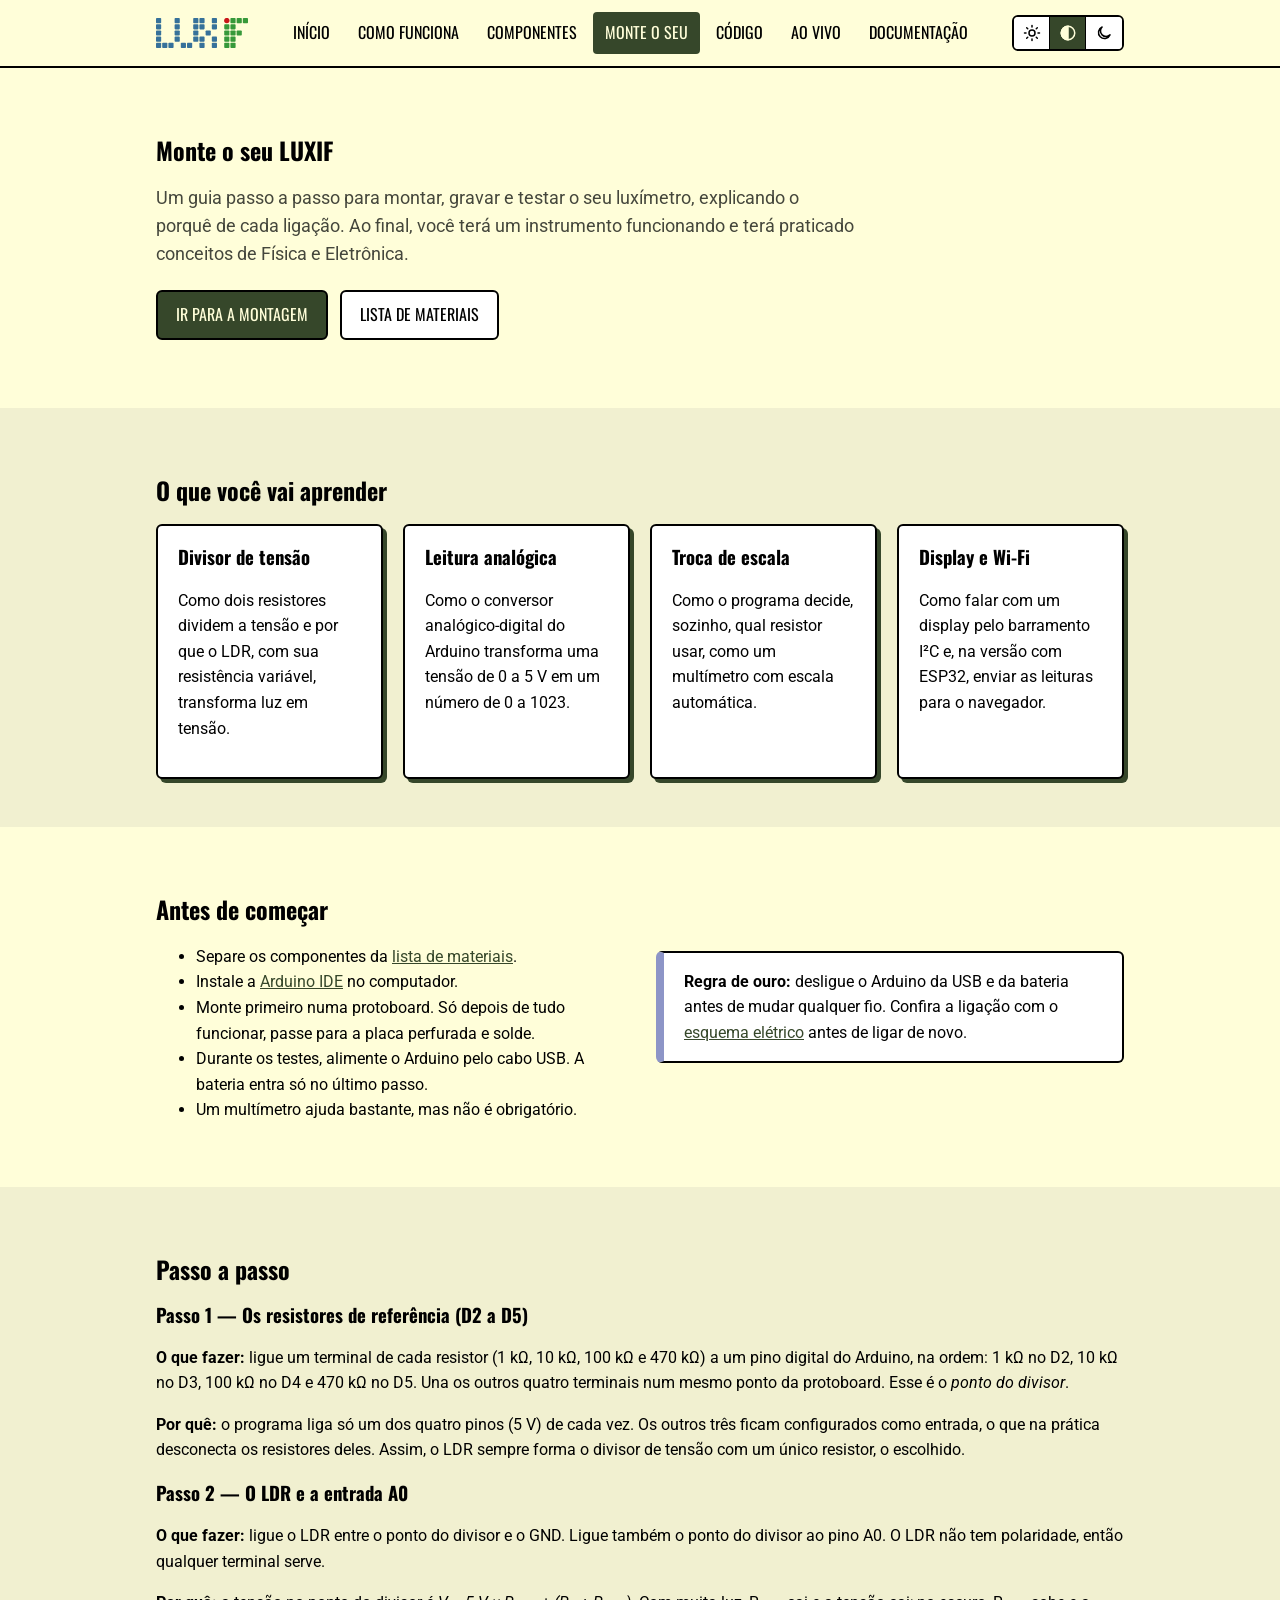
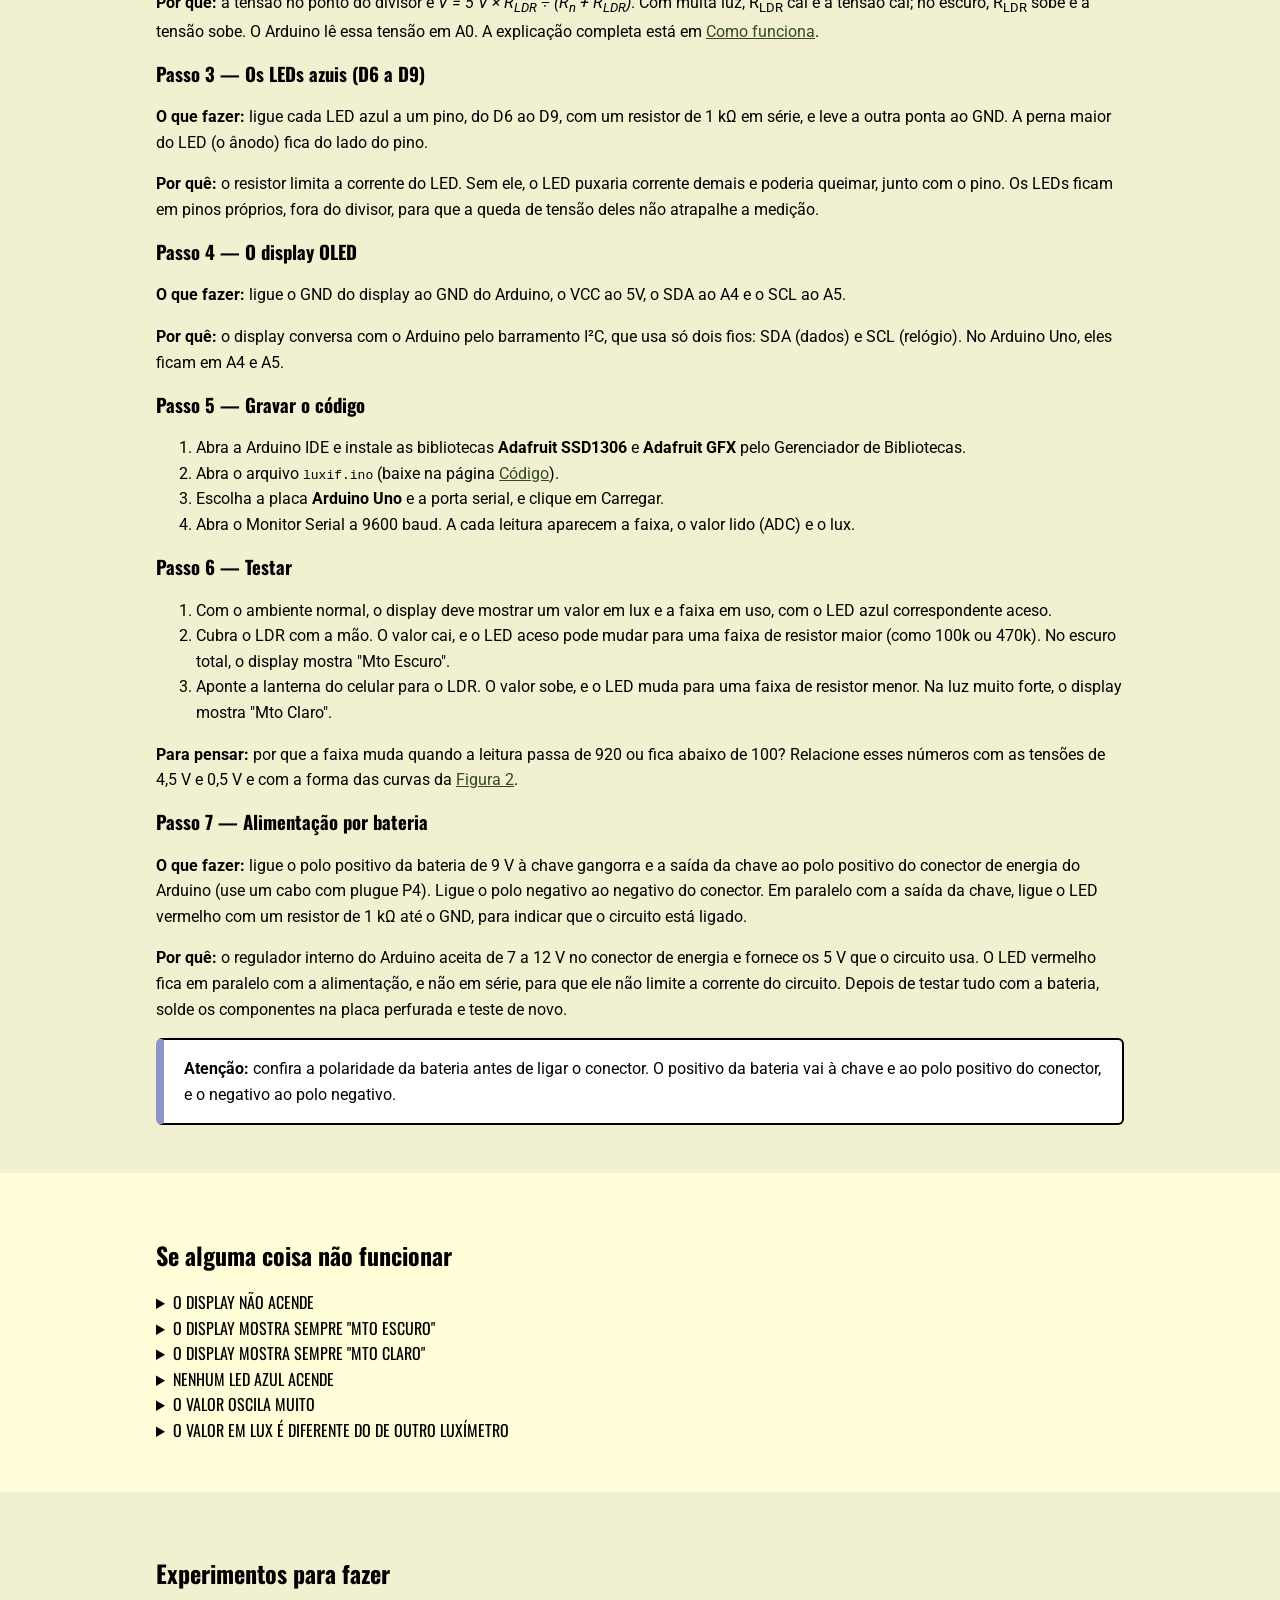
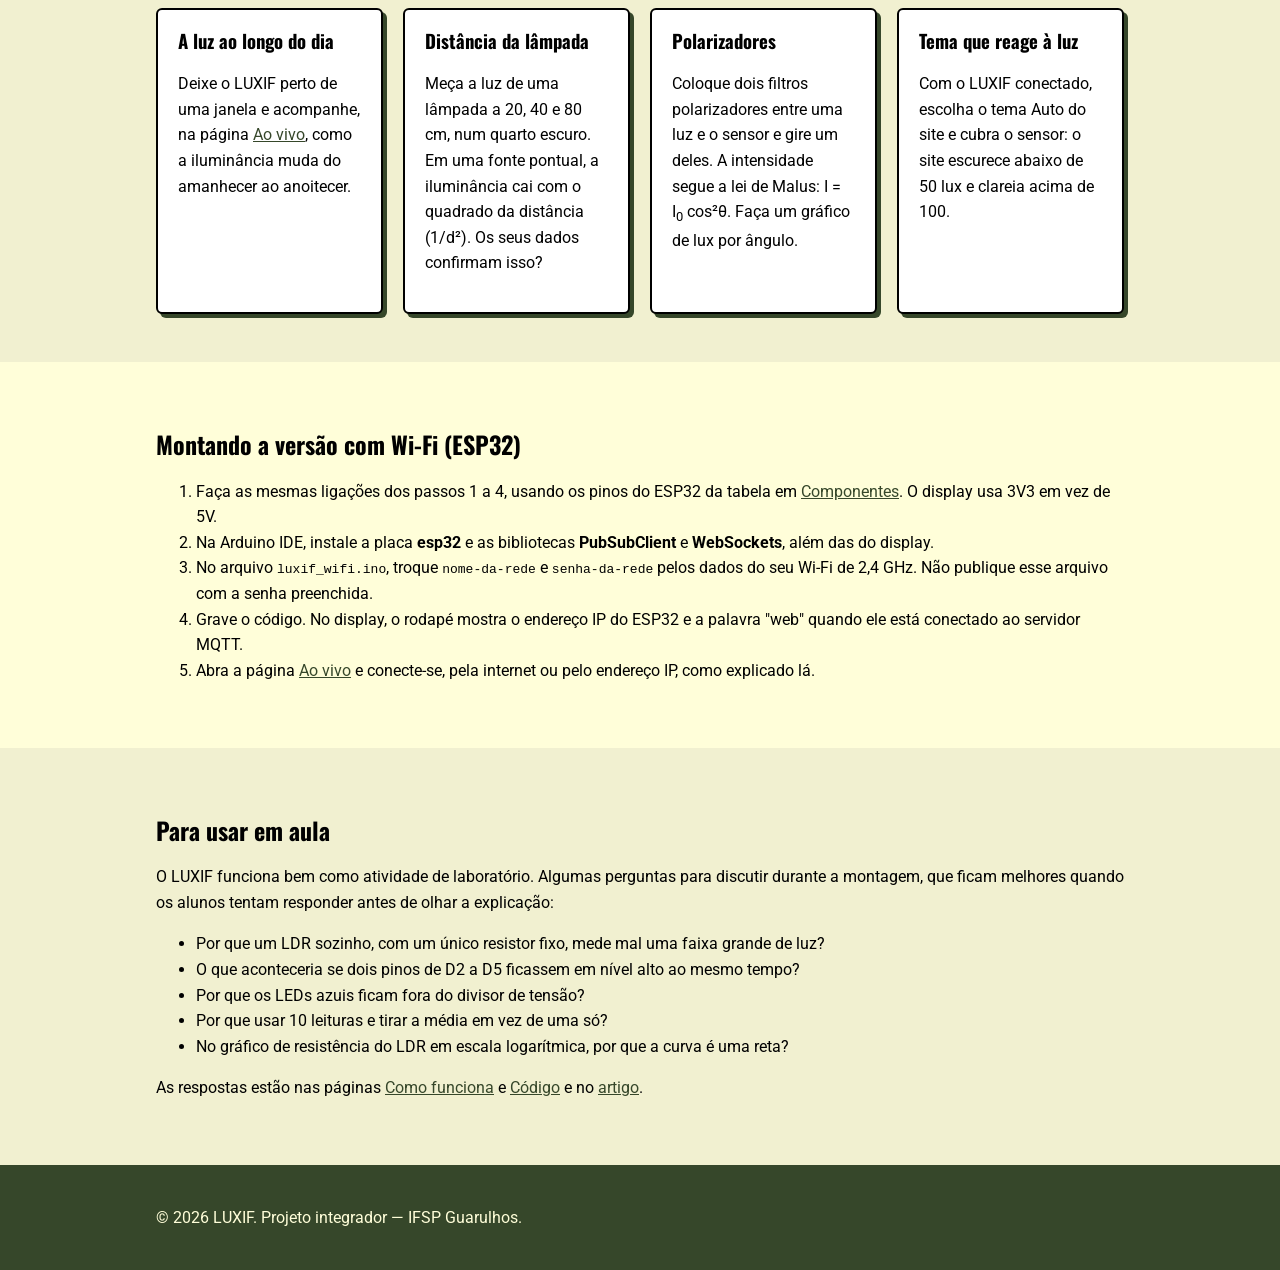
<file: paginas/montagem.html>
<!DOCTYPE html>
<html lang="pt-BR">
<head>
	<meta charset="UTF-8">
	<meta name="viewport" content="width=device-width, initial-scale=1">
	<title>Monte o seu — LUXIF</title>
	<link rel="icon" href="../icones/icone.png" type="image/png">
	<link href="https://fonts.googleapis.com/css2?family=Oswald:wght@500;700&amp;family=Roboto:wght@400;700&amp;display=swap" rel="stylesheet">
	<link rel="stylesheet" href="../css/style.css">
	<script src="../js/tema.js"></script>
</head>
<body>
	<header>
		<div class="container">
			<a href="../index.html"><img class="logo" src="../imagens/logo.svg" alt="LUXIF — página inicial"></a>
			<nav>
				<ul>
					<li><a href="../index.html">Início</a></li>
					<li><a href="funcionamento.html">Como funciona</a></li>
					<li><a href="componentes.html">Componentes</a></li>
					<li><a href="montagem.html" aria-current="page">Monte o seu</a></li>
					<li><a href="codigo.html">Código</a></li>
					<li><a href="ao-vivo.html">Ao vivo</a></li>
					<li><a href="documentacao.html">Documentação</a></li>
				</ul>
			</nav>
			<div class="ferramentas">
				<a class="indicador-luxif" href="ao-vivo.html" title="Leitura atual do LUXIF" hidden><span>— lx</span></a>
				<div class="seletor-tema" role="group" aria-label="Tema do site">
					<button type="button" data-escolha="claro" aria-pressed="false" aria-label="Tema claro" title="Tema claro"><svg viewBox="0 0 24 24" fill="none" stroke="currentColor" stroke-width="2" stroke-linecap="round" aria-hidden="true"><circle cx="12" cy="12" r="4"/><path d="M12 2v2M12 20v2M4.9 4.9l1.4 1.4M17.7 17.7l1.4 1.4M2 12h2M20 12h2M4.9 19.1l1.4-1.4M17.7 6.3l1.4-1.4"/></svg></button>
					<button type="button" data-escolha="auto" aria-pressed="true" aria-label="Tema automático" title="Automático: segue a luz medida pelo LUXIF"><svg viewBox="0 0 24 24" fill="none" stroke="currentColor" stroke-width="2" aria-hidden="true"><circle cx="12" cy="12" r="9"/><path d="M12 3a9 9 0 0 0 0 18z" fill="currentColor"/></svg></button>
					<button type="button" data-escolha="escuro" aria-pressed="false" aria-label="Tema escuro" title="Tema escuro"><svg viewBox="0 0 24 24" fill="none" stroke="currentColor" stroke-width="2" stroke-linejoin="round" aria-hidden="true"><path d="M20 14.5A8 8 0 1 1 9.5 4a6.5 6.5 0 0 0 10.5 10.5z"/></svg></button>
				</div>
			</div>
		</div>
	</header>

	<main>
		<section>
			<div class="container">
				<h1>Monte o seu LUXIF</h1>
				<p class="introducao">Um guia passo a passo para montar, gravar e testar o seu luxímetro, explicando o porquê de cada ligação. Ao final, você terá um instrumento funcionando e terá praticado conceitos de Física e Eletrônica.</p>
				<p>
					<a class="botao" href="#passos">Ir para a montagem</a>
					<a class="botao secundario" href="componentes.html#materiais">Lista de materiais</a>
				</p>
			</div>
		</section>

		<section id="aprender">
			<div class="container">
				<h2>O que você vai aprender</h2>
				<div class="grade">
					<article class="cartao">
						<h3>Divisor de tensão</h3>
						<p>Como dois resistores dividem a tensão e por que o LDR, com sua resistência variável, transforma luz em tensão.</p>
					</article>
					<article class="cartao">
						<h3>Leitura analógica</h3>
						<p>Como o conversor analógico-digital do Arduino transforma uma tensão de 0 a 5 V em um número de 0 a 1023.</p>
					</article>
					<article class="cartao">
						<h3>Troca de escala</h3>
						<p>Como o programa decide, sozinho, qual resistor usar, como um multímetro com escala automática.</p>
					</article>
					<article class="cartao">
						<h3>Display e Wi-Fi</h3>
						<p>Como falar com um display pelo barramento I²C e, na versão com ESP32, enviar as leituras para o navegador.</p>
					</article>
				</div>
			</div>
		</section>

		<section id="antes">
			<div class="container duas-colunas">
				<div>
					<h2>Antes de começar</h2>
					<ul>
						<li>Separe os componentes da <a href="componentes.html#materiais">lista de materiais</a>.</li>
						<li>Instale a <a href="https://www.arduino.cc/en/software" target="_blank" rel="noopener">Arduino IDE</a> no computador.</li>
						<li>Monte primeiro numa protoboard. Só depois de tudo funcionar, passe para a placa perfurada e solde.</li>
						<li>Durante os testes, alimente o Arduino pelo cabo USB. A bateria entra só no último passo.</li>
						<li>Um multímetro ajuda bastante, mas não é obrigatório.</li>
					</ul>
				</div>
				<div class="aviso">
					<strong>Regra de ouro:</strong> desligue o Arduino da USB e da bateria antes de mudar qualquer fio. Confira a ligação com o <a href="componentes.html#esquema">esquema elétrico</a> antes de ligar de novo.
				</div>
			</div>
		</section>

		<section id="passos">
			<div class="container">
				<h2>Passo a passo</h2>

				<h3>Passo 1 — Os resistores de referência (D2 a D5)</h3>
				<p><strong>O que fazer:</strong> ligue um terminal de cada resistor (1 kΩ, 10 kΩ, 100 kΩ e 470 kΩ) a um pino digital do Arduino, na ordem: 1 kΩ no D2, 10 kΩ no D3, 100 kΩ no D4 e 470 kΩ no D5. Una os outros quatro terminais num mesmo ponto da protoboard. Esse é o <em>ponto do divisor</em>.</p>
				<p><strong>Por quê:</strong> o programa liga só um dos quatro pinos (5 V) de cada vez. Os outros três ficam configurados como entrada, o que na prática desconecta os resistores deles. Assim, o LDR sempre forma o divisor de tensão com um único resistor, o escolhido.</p>

				<h3>Passo 2 — O LDR e a entrada A0</h3>
				<p><strong>O que fazer:</strong> ligue o LDR entre o ponto do divisor e o GND. Ligue também o ponto do divisor ao pino A0. O LDR não tem polaridade, então qualquer terminal serve.</p>
				<p><strong>Por quê:</strong> a tensão no ponto do divisor é <em>V = 5 V × R<sub>LDR</sub> ÷ (R<sub>n</sub> + R<sub>LDR</sub>)</em>. Com muita luz, R<sub>LDR</sub> cai e a tensão cai; no escuro, R<sub>LDR</sub> sobe e a tensão sobe. O Arduino lê essa tensão em A0. A explicação completa está em <a href="funcionamento.html#circuito">Como funciona</a>.</p>

				<h3>Passo 3 — Os LEDs azuis (D6 a D9)</h3>
				<p><strong>O que fazer:</strong> ligue cada LED azul a um pino, do D6 ao D9, com um resistor de 1 kΩ em série, e leve a outra ponta ao GND. A perna maior do LED (o ânodo) fica do lado do pino.</p>
				<p><strong>Por quê:</strong> o resistor limita a corrente do LED. Sem ele, o LED puxaria corrente demais e poderia queimar, junto com o pino. Os LEDs ficam em pinos próprios, fora do divisor, para que a queda de tensão deles não atrapalhe a medição.</p>

				<h3>Passo 4 — O display OLED</h3>
				<p><strong>O que fazer:</strong> ligue o GND do display ao GND do Arduino, o VCC ao 5V, o SDA ao A4 e o SCL ao A5.</p>
				<p><strong>Por quê:</strong> o display conversa com o Arduino pelo barramento I²C, que usa só dois fios: SDA (dados) e SCL (relógio). No Arduino Uno, eles ficam em A4 e A5.</p>

				<h3>Passo 5 — Gravar o código</h3>
				<ol>
					<li>Abra a Arduino IDE e instale as bibliotecas <strong>Adafruit SSD1306</strong> e <strong>Adafruit GFX</strong> pelo Gerenciador de Bibliotecas.</li>
					<li>Abra o arquivo <code>luxif.ino</code> (baixe na página <a href="codigo.html">Código</a>).</li>
					<li>Escolha a placa <strong>Arduino Uno</strong> e a porta serial, e clique em Carregar.</li>
					<li>Abra o Monitor Serial a 9600 baud. A cada leitura aparecem a faixa, o valor lido (ADC) e o lux.</li>
				</ol>

				<h3>Passo 6 — Testar</h3>
				<ol>
					<li>Com o ambiente normal, o display deve mostrar um valor em lux e a faixa em uso, com o LED azul correspondente aceso.</li>
					<li>Cubra o LDR com a mão. O valor cai, e o LED aceso pode mudar para uma faixa de resistor maior (como 100k ou 470k). No escuro total, o display mostra "Mto Escuro".</li>
					<li>Aponte a lanterna do celular para o LDR. O valor sobe, e o LED muda para uma faixa de resistor menor. Na luz muito forte, o display mostra "Mto Claro".</li>
				</ol>
				<p><strong>Para pensar:</strong> por que a faixa muda quando a leitura passa de 920 ou fica abaixo de 100? Relacione esses números com as tensões de 4,5 V e 0,5 V e com a forma das curvas da <a href="funcionamento.html#circuito">Figura 2</a>.</p>

				<h3>Passo 7 — Alimentação por bateria</h3>
				<p><strong>O que fazer:</strong> ligue o polo positivo da bateria de 9 V à chave gangorra e a saída da chave ao polo positivo do conector de energia do Arduino (use um cabo com plugue P4). Ligue o polo negativo ao negativo do conector. Em paralelo com a saída da chave, ligue o LED vermelho com um resistor de 1 kΩ até o GND, para indicar que o circuito está ligado.</p>
				<p><strong>Por quê:</strong> o regulador interno do Arduino aceita de 7 a 12 V no conector de energia e fornece os 5 V que o circuito usa. O LED vermelho fica em paralelo com a alimentação, e não em série, para que ele não limite a corrente do circuito. Depois de testar tudo com a bateria, solde os componentes na placa perfurada e teste de novo.</p>

				<div class="aviso">
					<strong>Atenção:</strong> confira a polaridade da bateria antes de ligar o conector. O positivo da bateria vai à chave e ao polo positivo do conector, e o negativo ao polo negativo.
				</div>
			</div>
		</section>

		<section id="problemas">
			<div class="container">
				<h2>Se alguma coisa não funcionar</h2>
				<details>
					<summary>O display não acende</summary>
					<p>Confira o GND e o 5V do display e se SDA e SCL não estão trocados (SDA no A4, SCL no A5). Abra o Monitor Serial: se aparecer "Falha ao iniciar OLED", o Arduino não achou o display. Alguns módulos usam o endereço 0x3D em vez de 0x3C; nesse caso, troque <code>OLED_ENDERECO</code> no código.</p>
				</details>
				<details>
					<summary>O display mostra sempre "Mto Escuro"</summary>
					<p>A leitura está no máximo, o que acontece quando o LDR não está ligado ao ponto do divisor ou ao GND. Verifique o contato dos dois terminais do LDR.</p>
				</details>
				<details>
					<summary>O display mostra sempre "Mto Claro"</summary>
					<p>A leitura está perto de zero. Confira se o ponto do divisor não está em curto com o GND e se os resistores estão nos pinos D2 a D5 certos.</p>
				</details>
				<details>
					<summary>Nenhum LED azul acende</summary>
					<p>Verifique a polaridade (a perna maior do LED vai do lado do pino) e se o resistor de 1 kΩ está em série com cada LED. Depois confira se o outro terminal está no GND.</p>
				</details>
				<details>
					<summary>O valor oscila muito</summary>
					<p>Quase sempre é mau contato. Reencaixe os jumpers do ponto do divisor e do LDR. Lâmpadas de LED e fluorescentes também piscam numa frequência alta, e isso pode variar a leitura um pouco.</p>
				</details>
				<details>
					<summary>O valor em lux é diferente do de outro luxímetro</summary>
					<p>Os LDRs variam de um para outro. Ajuste as constantes <code>A</code> e <code>GAMA</code> no código para o seu sensor, como explicado em <a href="funcionamento.html#alcance">Como funciona</a>.</p>
				</details>
			</div>
		</section>

		<section id="experimentos">
			<div class="container">
				<h2>Experimentos para fazer</h2>
				<div class="grade">
					<article class="cartao">
						<h3>A luz ao longo do dia</h3>
						<p>Deixe o LUXIF perto de uma janela e acompanhe, na página <a href="ao-vivo.html">Ao vivo</a>, como a iluminância muda do amanhecer ao anoitecer.</p>
					</article>
					<article class="cartao">
						<h3>Distância da lâmpada</h3>
						<p>Meça a luz de uma lâmpada a 20, 40 e 80 cm, num quarto escuro. Em uma fonte pontual, a iluminância cai com o quadrado da distância (1/d²). Os seus dados confirmam isso?</p>
					</article>
					<article class="cartao">
						<h3>Polarizadores</h3>
						<p>Coloque dois filtros polarizadores entre uma luz e o sensor e gire um deles. A intensidade segue a lei de Malus: I = I<sub>0</sub> cos²θ. Faça um gráfico de lux por ângulo.</p>
					</article>
					<article class="cartao">
						<h3>Tema que reage à luz</h3>
						<p>Com o LUXIF conectado, escolha o tema Auto do site e cubra o sensor: o site escurece abaixo de 50 lux e clareia acima de 100.</p>
					</article>
				</div>
			</div>
		</section>

		<section id="esp32">
			<div class="container">
				<h2>Montando a versão com Wi-Fi (ESP32)</h2>
				<ol>
					<li>Faça as mesmas ligações dos passos 1 a 4, usando os pinos do ESP32 da tabela em <a href="componentes.html#versao-wifi">Componentes</a>. O display usa 3V3 em vez de 5V.</li>
					<li>Na Arduino IDE, instale a placa <strong>esp32</strong> e as bibliotecas <strong>PubSubClient</strong> e <strong>WebSockets</strong>, além das do display.</li>
					<li>No arquivo <code>luxif_wifi.ino</code>, troque <code>nome-da-rede</code> e <code>senha-da-rede</code> pelos dados do seu Wi-Fi de 2,4 GHz. Não publique esse arquivo com a senha preenchida.</li>
					<li>Grave o código. No display, o rodapé mostra o endereço IP do ESP32 e a palavra "web" quando ele está conectado ao servidor MQTT.</li>
					<li>Abra a página <a href="ao-vivo.html">Ao vivo</a> e conecte-se, pela internet ou pelo endereço IP, como explicado lá.</li>
				</ol>
			</div>
		</section>

		<section id="em-aula">
			<div class="container">
				<h2>Para usar em aula</h2>
				<p>O LUXIF funciona bem como atividade de laboratório. Algumas perguntas para discutir durante a montagem, que ficam melhores quando os alunos tentam responder antes de olhar a explicação:</p>
				<ul>
					<li>Por que um LDR sozinho, com um único resistor fixo, mede mal uma faixa grande de luz?</li>
					<li>O que aconteceria se dois pinos de D2 a D5 ficassem em nível alto ao mesmo tempo?</li>
					<li>Por que os LEDs azuis ficam fora do divisor de tensão?</li>
					<li>Por que usar 10 leituras e tirar a média em vez de uma só?</li>
					<li>No gráfico de resistência do LDR em escala logarítmica, por que a curva é uma reta?</li>
				</ul>
				<p>As respostas estão nas páginas <a href="funcionamento.html">Como funciona</a> e <a href="codigo.html">Código</a> e no <a href="documentacao.html">artigo</a>.</p>
			</div>
		</section>
	</main>

	<footer>
		<div class="container">
			<p>&copy; 2026 LUXIF. Projeto integrador — IFSP Guarulhos.</p>
		</div>
	</footer>

	<script src="../js/luxif.js"></script>
</body>
</html>
</file>
<file: css/style.css>
:root {
	--principal: #8D95C7;   /* roxo azulado claro */
	--secundaria: #A5C78D;  /* verde claro */
	--destaque: #36472A;    /* verde escuro: links e botões */
	--fundo: #FFFED9;       /* amarelo claro */
	--texto: #000000;
	--fonte-titulo: "Oswald", sans-serif;
	--fonte-texto: "Roboto", sans-serif;

	--superficie: #FFFFFF;
	--fundo-alternado: #F1F0D0;
	--borda: #000000;
	--texto-suave: #45473C;
	--sobre-destaque: #FFFED9;
	--rodape-fundo: #36472A;
	--rodape-texto: #FFFED9;
	--alerta: #B3261E;

	color-scheme: light;
}

:root[data-tema="escuro"] {
	--principal: #A9B0DD;
	--secundaria: #A5C78D;
	--destaque: #B9D9A2;
	--fundo: #16180F;
	--texto: #F2F1DC;

	--superficie: #20231A;
	--fundo-alternado: #1B1D14;
	--borda: #5C604E;
	--texto-suave: #C4C3AE;
	--sobre-destaque: #16180F;
	--rodape-fundo: #0E100A;
	--rodape-texto: #F2F1DC;
	--alerta: #FF8A80;

	color-scheme: dark;
}

*,
*::before,
*::after {
	box-sizing: border-box;
}

body {
	margin: 0;
	background: var(--fundo);
	color: var(--texto);
	font-family: var(--fonte-texto);
	line-height: 1.6;
	transition: background-color .4s, color .4s;
}

h1, h2, h3 {
	font-family: var(--fonte-titulo);
	line-height: 1.2;
}

a {
	color: var(--destaque);
}

img {
	max-width: 100%;
	height: auto;
}

:focus-visible {
	outline: 3px solid var(--principal);
	outline-offset: 2px;
}

.container {
	max-width: 1000px;
	margin: 0 auto;
	padding: 0 16px;
}

section {
	padding: 48px 0;
}

section:nth-of-type(even) {
	background: var(--fundo-alternado);
}

/* Cabeçalho */

header {
	border-bottom: 2px solid var(--borda);
}

header .container {
	display: flex;
	flex-wrap: wrap;
	align-items: center;
	justify-content: space-between;
	gap: 12px;
	padding-top: 12px;
	padding-bottom: 12px;
}

.logo {
	display: block;
	height: 30px;
	width: auto;
}

nav ul {
	display: flex;
	flex-wrap: wrap;
	gap: 4px;
	list-style: none;
	margin: 0;
	padding: 0;
}

nav a {
	display: block;
	padding: 8px 12px;
	border-radius: 4px;
	font-family: var(--fonte-titulo);
	text-transform: uppercase;
	text-decoration: none;
	color: var(--texto);
}

nav a:hover {
	background: var(--principal);
	color: #000000;
}

nav a[aria-current="page"] {
	background: var(--destaque);
	color: var(--sobre-destaque);
}

.ferramentas {
	display: flex;
	align-items: center;
	gap: 10px;
}

.indicador-luxif {
	display: inline-flex;
	align-items: center;
	gap: 6px;
	padding: 4px 10px;
	border: 2px solid var(--borda);
	border-radius: 999px;
	background: var(--superficie);
	color: var(--texto);
	font-size: .9rem;
	font-weight: 700;
	text-decoration: none;
	white-space: nowrap;
}

.indicador-luxif[hidden] {
	display: none;
}

.indicador-luxif::before {
	content: "";
	width: 8px;
	height: 8px;
	border-radius: 50%;
	background: #2E8540;
}

.seletor-tema {
	display: inline-flex;
	border: 2px solid var(--borda);
	border-radius: 6px;
	overflow: hidden;
}

.seletor-tema button {
	display: grid;
	place-items: center;
	width: 36px;
	height: 32px;
	padding: 0;
	border: 0;
	border-right: 1px solid var(--borda);
	background: var(--superficie);
	color: var(--texto);
	cursor: pointer;
}

.seletor-tema button:last-child {
	border-right: 0;
}

.seletor-tema button[aria-pressed="true"] {
	background: var(--destaque);
	color: var(--sobre-destaque);
}

.seletor-tema svg {
	width: 18px;
	height: 18px;
}

/* Rodapé */

footer {
	padding: 24px 0;
	background: var(--rodape-fundo);
	color: var(--rodape-texto);
}

footer a {
	color: var(--rodape-texto);
}

/* Componentes */

.abertura h1 {
	font-size: 3rem;
	margin: 0 0 8px;
}

.subtitulo {
	font-size: 1.3rem;
}

.introducao {
	max-width: 70ch;
	color: var(--texto-suave);
	font-size: 1.1rem;
}

.grade {
	display: grid;
	grid-template-columns: repeat(auto-fit, minmax(220px, 1fr));
	gap: 20px;
}

.cartao {
	background: var(--superficie);
	border: 2px solid var(--borda);
	border-radius: 6px;
	padding: 20px;
	box-shadow: 4px 4px 0 var(--destaque);
}

.cartao h3 {
	margin-top: 0;
}

.botao {
	display: inline-block;
	padding: 10px 18px;
	margin: 4px 8px 4px 0;
	border: 2px solid var(--borda);
	border-radius: 6px;
	background: var(--destaque);
	color: var(--sobre-destaque);
	font-family: var(--fonte-titulo);
	font-size: 1rem;
	text-transform: uppercase;
	text-decoration: none;
	cursor: pointer;
}

.botao:hover {
	opacity: .85;
}

.botao:disabled {
	opacity: .45;
	cursor: not-allowed;
}

.botao.secundario {
	background: var(--superficie);
	color: var(--texto);
}

.aviso {
	padding: 16px 20px;
	border: 2px solid var(--borda);
	border-left: 8px solid var(--principal);
	border-radius: 6px;
	background: var(--superficie);
}

.formula {
	padding: 16px;
	border: 2px dashed var(--borda);
	border-radius: 6px;
	background: var(--superficie);
	font-family: monospace;
	font-size: 1.2rem;
	text-align: center;
}

figure {
	margin: 0;
	padding: 12px;
	border: 2px solid var(--borda);
	border-radius: 6px;
	background: var(--superficie);
}

figure img {
	display: block;
	margin: 0 auto;
	background: #FFFFFF;
}

figcaption {
	margin-top: 8px;
	font-size: .9rem;
}

.imagem-reservada {
	display: flex;
	align-items: center;
	justify-content: center;
	min-height: 220px;
	padding: 16px;
	border: 2px dashed var(--borda);
	border-radius: 4px;
	background: var(--fundo-alternado);
	color: var(--texto-suave);
	text-align: center;
}

table {
	width: 100%;
	border-collapse: collapse;
	background: var(--superficie);
}

th,
td {
	padding: 10px 12px;
	border: 1px solid var(--borda);
	text-align: left;
	vertical-align: top;
}

thead th {
	background: var(--principal);
	color: #000000;
	font-family: var(--fonte-titulo);
}

pre {
	padding: 16px;
	border-radius: 6px;
	background: #1E2219;
	color: #EEF0E4;
	line-height: 1.5;
}

/* Página Ao vivo */

.painel {
	background: var(--superficie);
	border: 2px solid var(--borda);
	border-radius: 6px;
	padding: 24px;
	box-shadow: 4px 4px 0 var(--destaque);
}

.conexao {
	display: flex;
	flex-wrap: wrap;
	align-items: center;
	gap: 8px;
}

.conexao > label,
.campo-endereco label,
.modos legend {
	width: 100%;
	padding: 0;
	font-family: var(--fonte-titulo);
	text-transform: uppercase;
}

.modos {
	display: flex;
	flex-wrap: wrap;
	gap: 6px 20px;
	width: 100%;
	margin: 0 0 8px;
	padding: 0;
	border: 0;
}

.modos label {
	display: inline-flex;
	align-items: center;
	gap: 6px;
	cursor: pointer;
}

input[type="radio"] {
	width: 18px;
	height: 18px;
	accent-color: var(--destaque);
}

.campo-endereco {
	display: flex;
	flex-wrap: wrap;
	gap: 8px;
	width: 100%;
}

.campo-endereco[hidden] {
	display: none;
}

input[type="text"] {
	flex: 1;
	min-width: 220px;
	min-height: 44px;
	padding: 8px 12px;
	border: 2px solid var(--borda);
	border-radius: 6px;
	background: var(--fundo);
	color: var(--texto);
	font: inherit;
}

.estado {
	display: flex;
	align-items: center;
	gap: 8px;
	margin: 16px 0 0;
	color: var(--texto-suave);
}

.estado::before {
	content: "";
	flex: none;
	width: 12px;
	height: 12px;
	border: 2px solid var(--borda);
	border-radius: 50%;
	background: #9A9A9A;
}

.estado[data-estado="conectado"]::before {
	background: #2E8540;
}

.estado[data-estado="simulando"]::before {
	background: #F2B705;
}

.estado[data-estado="conectando"]::before,
.estado[data-estado="aguardando"]::before {
	background: #8D95C7;
}

.estado[data-estado="erro"] {
	color: var(--alerta);
}

.estado[data-estado="erro"]::before {
	background: var(--alerta);
}

.leitura-principal {
	margin: 24px 0 4px;
	font-family: var(--fonte-titulo);
	font-size: clamp(3rem, 12vw, 5rem);
	line-height: 1;
}

.leitura-principal small {
	font-size: .4em;
	color: var(--texto-suave);
}

.nivel-luz {
	margin: 0 0 20px;
	color: var(--texto-suave);
	font-size: 1.1rem;
}

.leituras {
	display: grid;
	grid-template-columns: repeat(auto-fit, minmax(130px, 1fr));
	gap: 12px;
}

.leituras div {
	padding: 10px 14px;
	border: 2px solid var(--borda);
	border-radius: 6px;
	background: var(--fundo);
}

.leituras span {
	display: block;
	font-size: .8rem;
	text-transform: uppercase;
	color: var(--texto-suave);
}

.leituras strong {
	font-size: 1.3rem;
}

.historico {
	display: flex;
	align-items: flex-end;
	gap: 3px;
	height: 140px;
	margin-top: 20px;
	padding: 8px;
	border: 2px solid var(--borda);
	border-radius: 6px;
	background: var(--fundo);
}

.historico span {
	flex: 1;
	min-height: 2px;
	border-radius: 2px 2px 0 0;
	background: var(--principal);
}

.historico span.atual {
	background: var(--destaque);
}

.legenda-historico {
	display: flex;
	justify-content: space-between;
	margin: 6px 0 0;
	font-size: .85rem;
	color: var(--texto-suave);
}

.registro {
	max-height: 220px;
	overflow-y: auto;
	margin-top: 12px;
	font-size: .85rem;
}

details summary {
	cursor: pointer;
	font-family: var(--fonte-titulo);
	text-transform: uppercase;
}

/* Responsividade */

.tabela-rolagem,
pre {
	overflow-x: auto;
}

.duas-colunas {
	display: grid;
	grid-template-columns: 1fr 1fr;
	gap: 32px;
	align-items: center;
}

@media (max-width: 800px) {
	nav {
		order: 3;
		width: 100%;
	}

	.duas-colunas {
		grid-template-columns: minmax(0, 1fr);
	}

	.abertura h1 {
		font-size: 2.2rem;
	}
}

@media (prefers-reduced-motion: reduce) {
	body {
		transition: none;
	}
}
</file>
